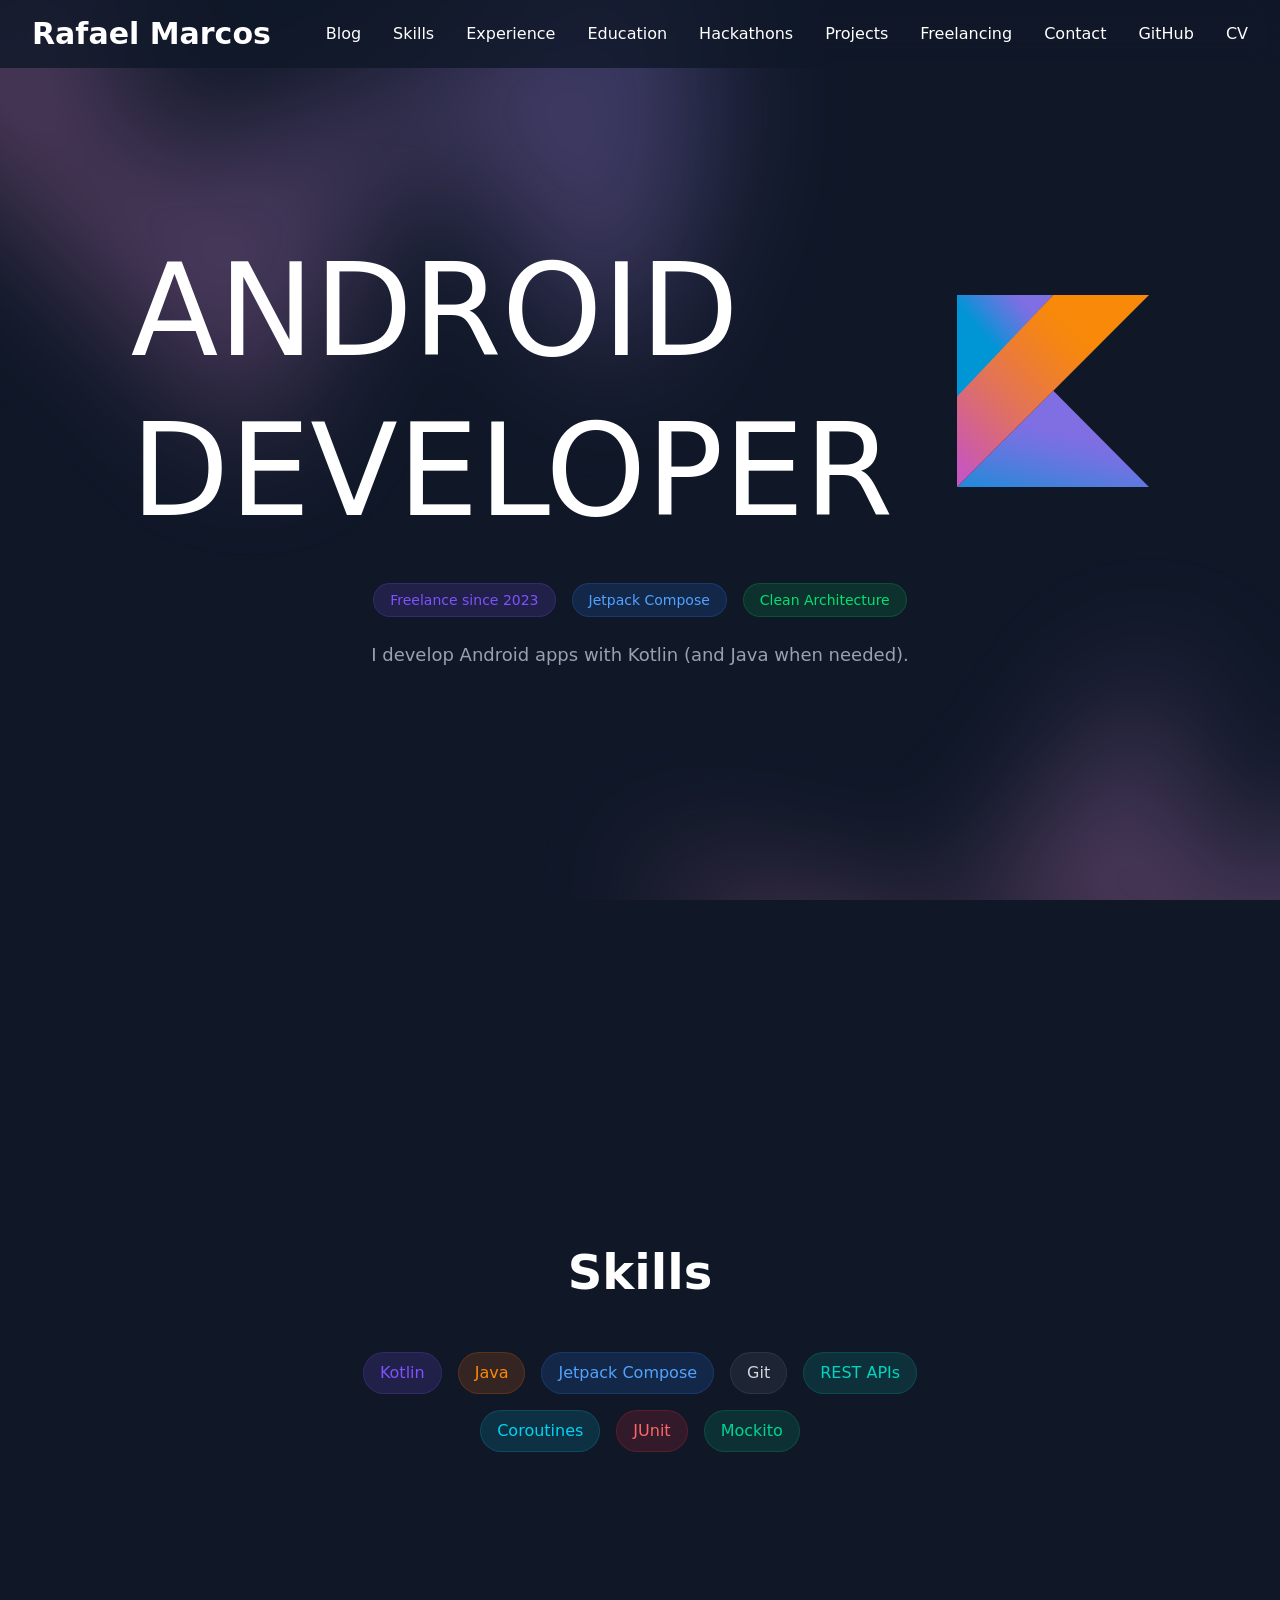
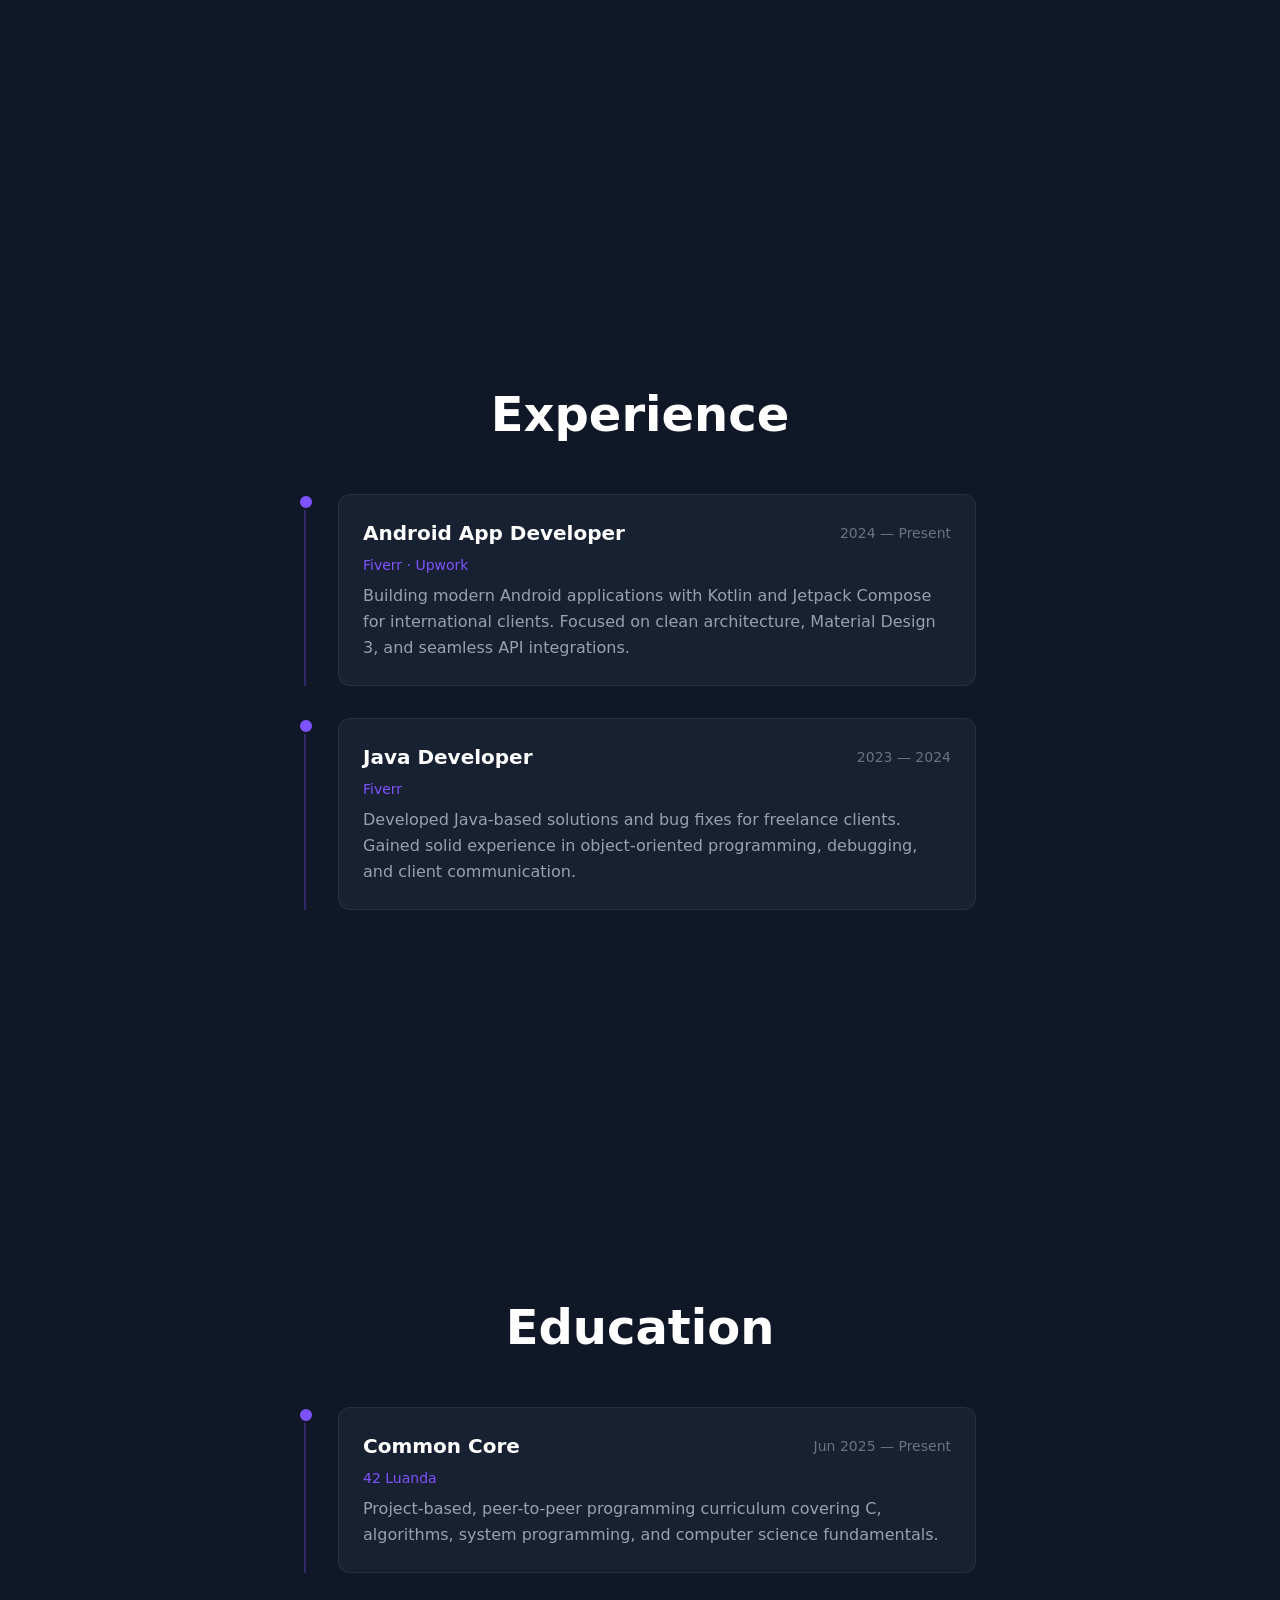
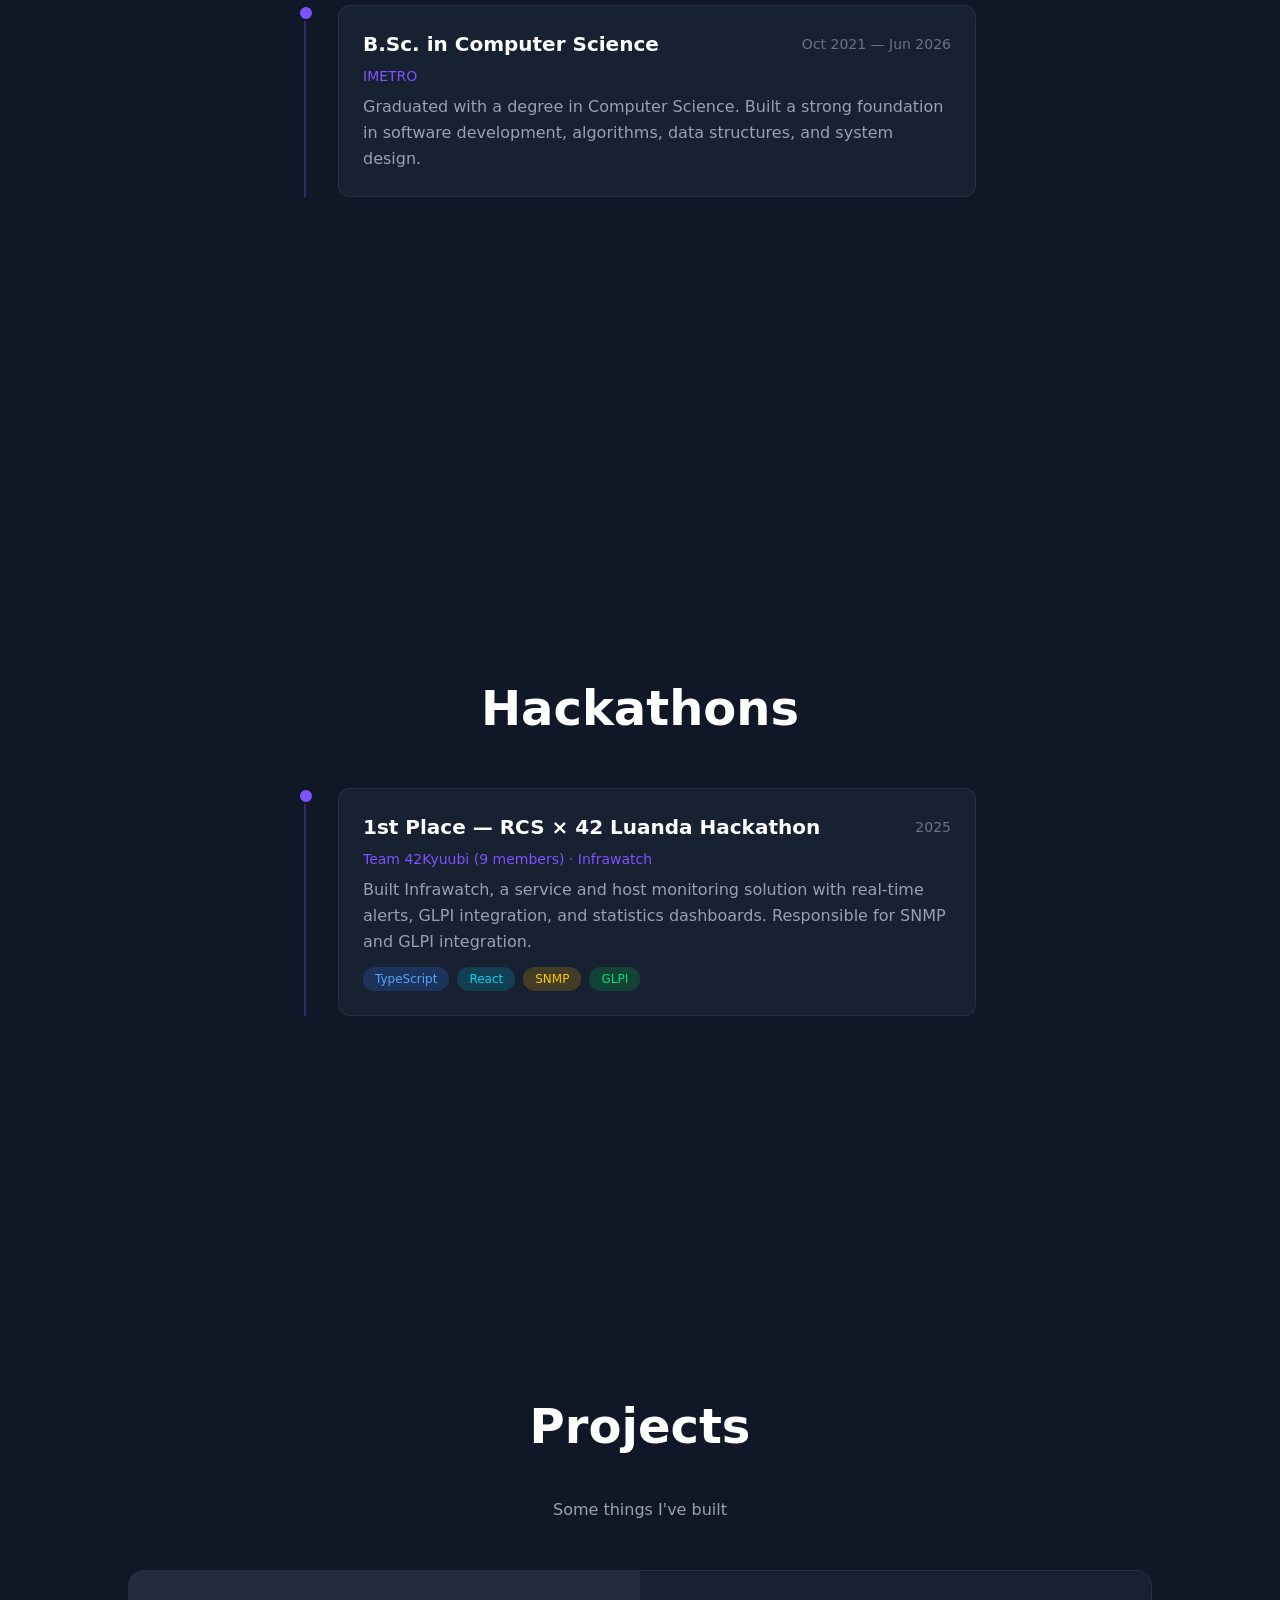
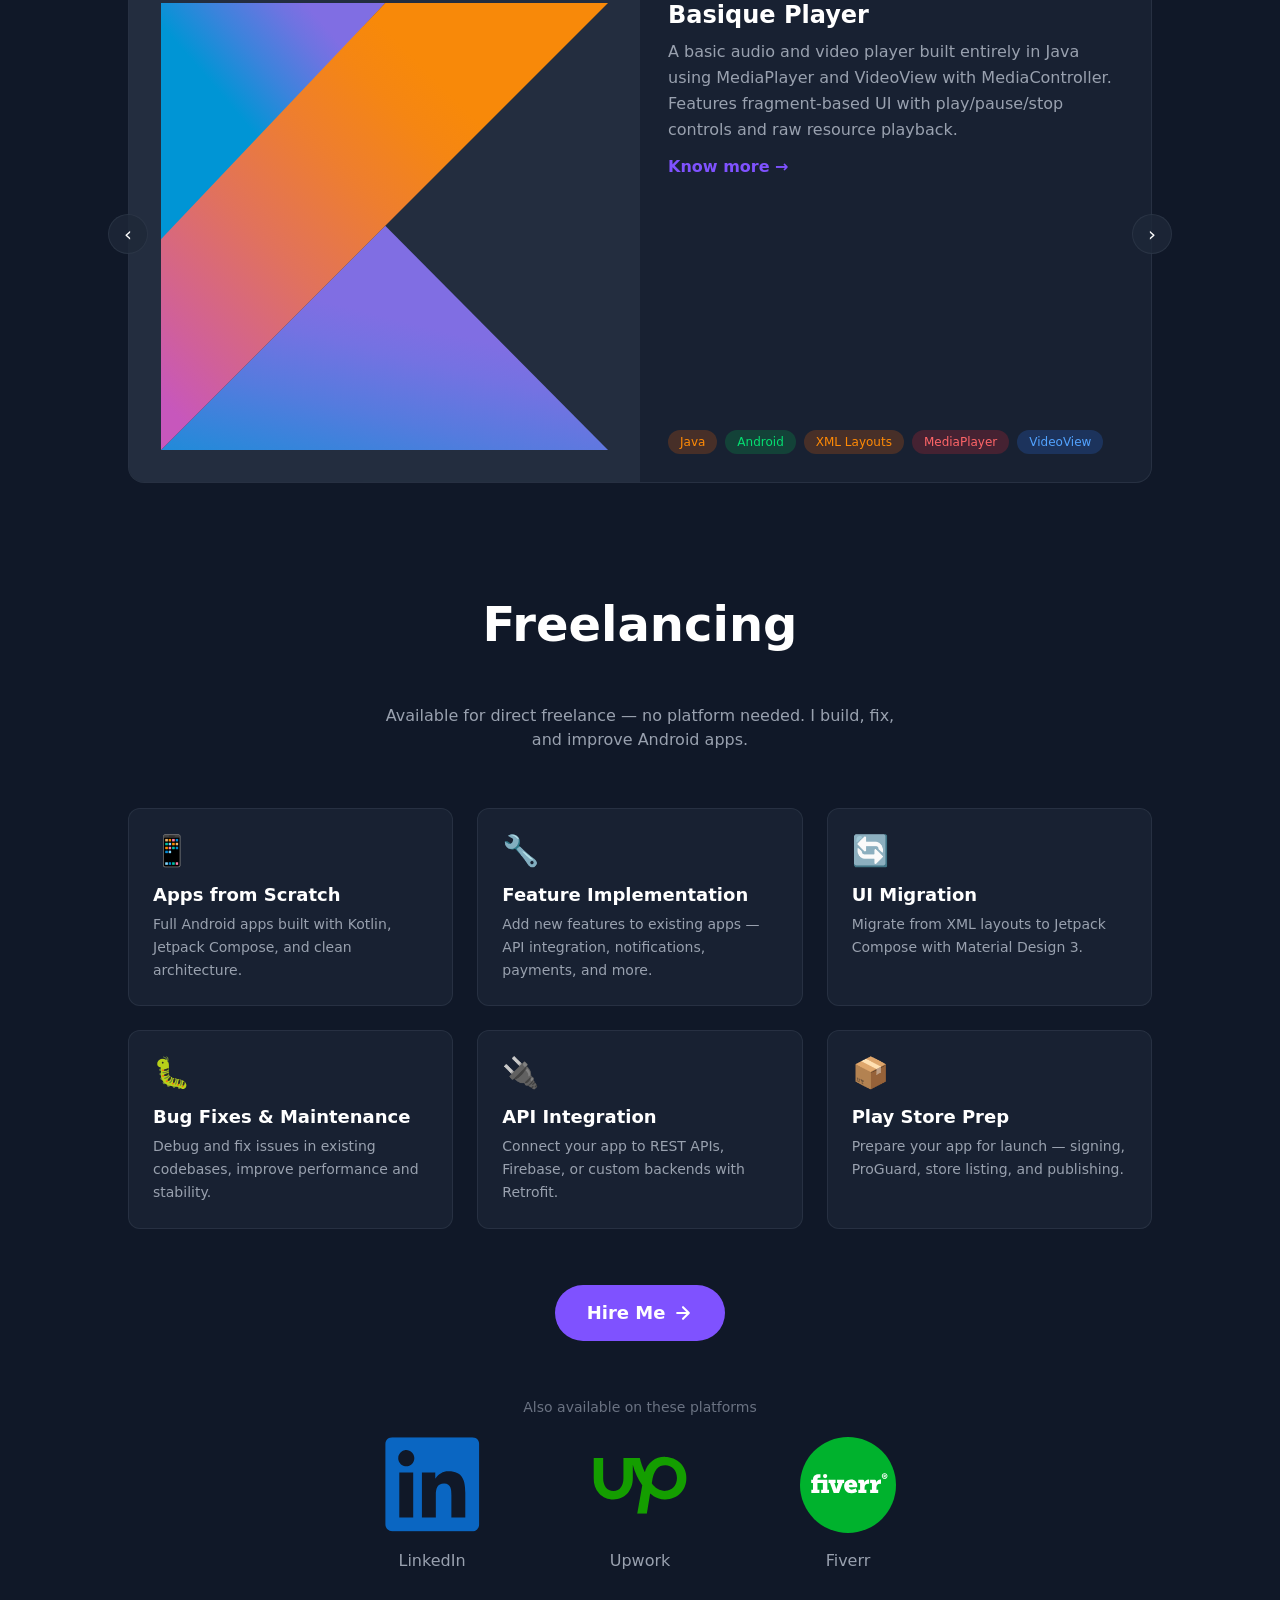
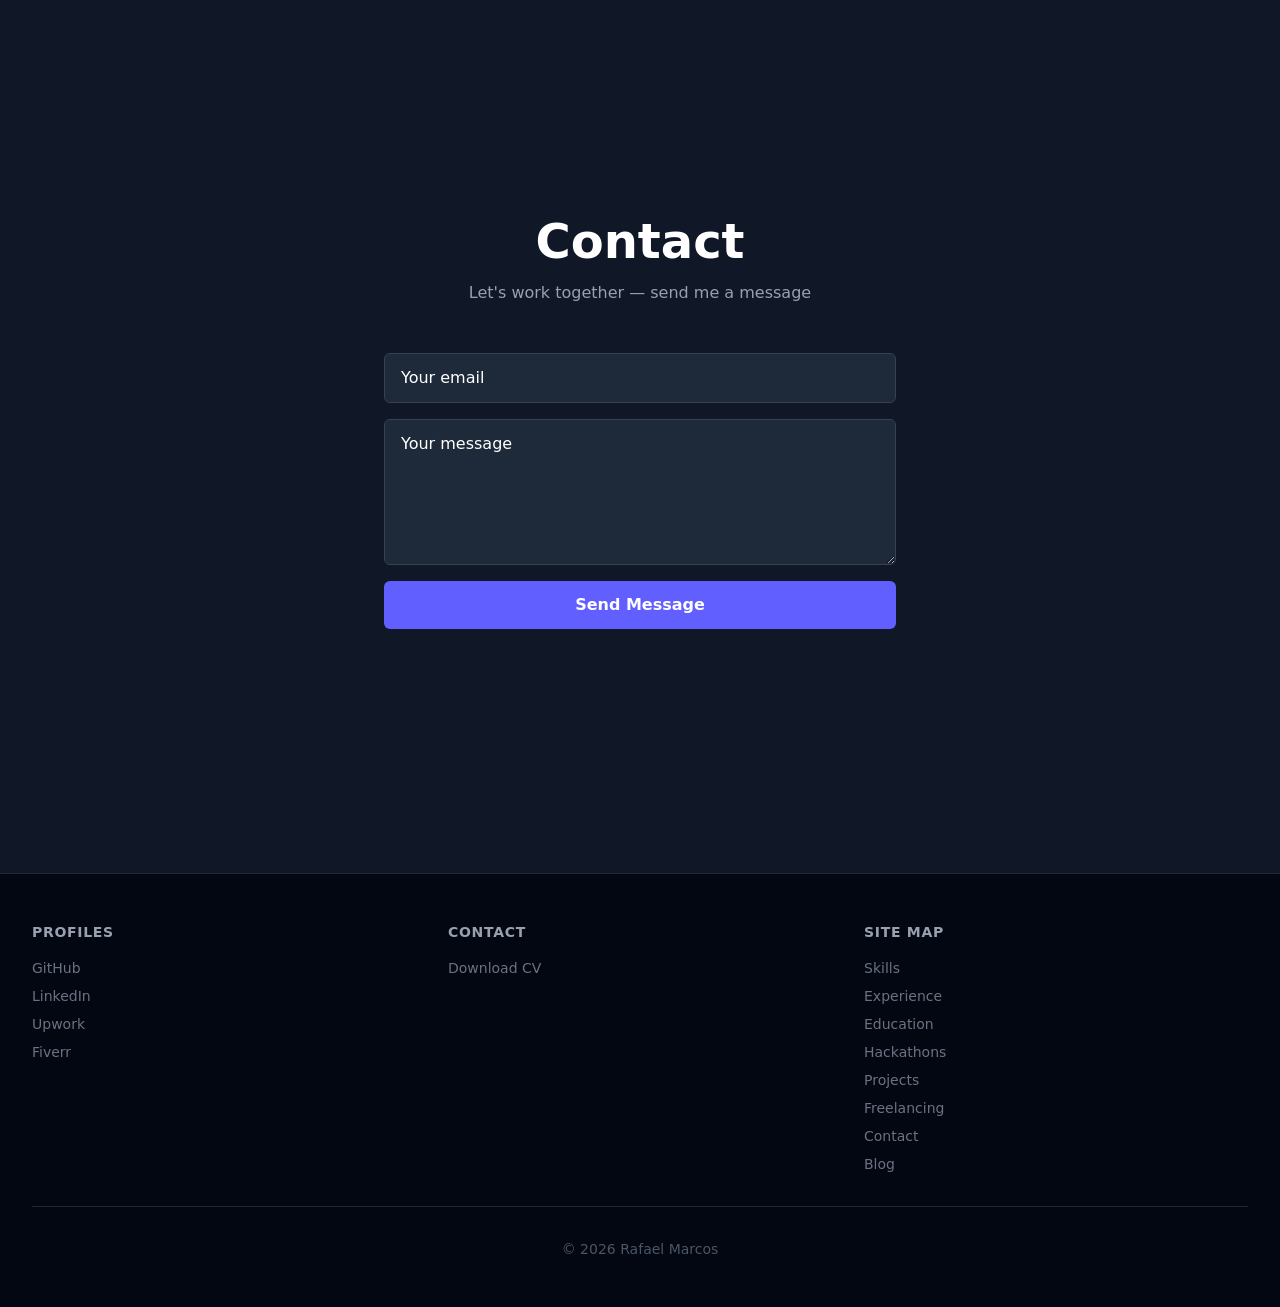
<file: index.html>
<!DOCTYPE html>
<html lang="en">
<head>
    <meta charset="UTF-8">
    <meta name="viewport" content="width=device-width, initial-scale=1.0">
    <title>Rafael Marcos — Android Developer | Kotlin &amp; Jetpack Compose Freelancer</title>
    <meta name="description" content="Android developer specializing in Kotlin and Jetpack Compose. Clean architecture, Material Design 3, REST APIs. Available for freelance — hire me for your next Android app.">
    <meta name="keywords" content="Android developer, Kotlin, Jetpack Compose, freelance Android developer, Angola, 42 Luanda, mobile app developer, Android freelancer, clean architecture, MVVM, REST API, Material Design 3">
    <meta name="author" content="Rafael Marcos">
    <meta name="robots" content="index, follow">
    <meta name="language" content="English">
    <meta name="geo.region" content="AO">
    <meta name="geo.country" content="AO">
    <link rel="canonical" href="https://tesla-j.github.io/">
    <meta property="og:title" content="Rafael Marcos — Android Developer">
    <meta property="og:description" content="Android developer specializing in Kotlin and Jetpack Compose. Clean architecture, modern UI, freelance available.">
    <meta property="og:type" content="website">
    <meta property="og:url" content="https://tesla-j.github.io">
    <meta property="og:site_name" content="Rafael Marcos Portfolio">
    <meta property="og:locale" content="en_US">
    <meta name="twitter:card" content="summary_large_image">
    <meta name="twitter:title" content="Rafael Marcos — Android Developer">
    <meta name="twitter:description" content="Android developer specializing in Kotlin and Jetpack Compose. Clean architecture, modern UI, freelance available.">
    <link rel="icon" href="data:image/svg+xml,<svg xmlns='http://www.w3.org/2000/svg' viewBox='0 0 100 100'><text y='.9em' font-size='90'>📱</text></svg>">
    <script type="application/ld+json">
    {
        "@context": "https://schema.org",
        "@type": "Person",
        "name": "Rafael Marcos",
        "jobTitle": "Android Developer",
        "url": "https://tesla-j.github.io",
        "sameAs": [
            "https://github.com/tesla-j",
            "https://www.linkedin.com/in/rafael-marcos-41359a21b",
            "https://www.upwork.com/freelancers/~01e3c18defcdbc0280",
            "https://www.fiverr.com/users/rafaelmarcos19"
        ],
        "knowsAbout": ["Android", "Kotlin", "Jetpack Compose", "Java", "REST APIs", "Git"],
        "alumniOf": ["42 Luanda", "IMETRO"],
        "workLocation": "Angola"
    }
    </script>
    <link type="text/css" rel="stylesheet" href="styles.css">
    <style>
        html { scroll-behavior: smooth; }
        .nav-link {
            position: relative;
            transition: color 0.3s ease, transform 0.3s ease;
        }
        .nav-link::after {
            content: '';
            position: absolute;
            bottom: -2px;
            left: 50%;
            width: 0;
            height: 2px;
            background: #7F52FF;
            transition: width 0.3s ease, left 0.3s ease;
            border-radius: 1px;
        }
        .nav-link:hover {
            color: #7F52FF;
            transform: translateY(-1px);
        }
        .nav-link:hover::after {
            width: 100%;
            left: 0;
        }
        .mobile-link {
            transition: all 0.3s ease;
        }
        .mobile-link:hover {
            background-color: rgba(127, 82, 255, 0.1);
            color: #7F52FF;
        }
        .scrollbar-hide {
            -ms-overflow-style: none;
            scrollbar-width: none;
        }
        .scrollbar-hide::-webkit-scrollbar {
            display: none;
        }
        .scroll-animate {
            opacity: 0;
            transform: translateY(1.5rem);
            transition: opacity 0.6s ease-out, transform 0.6s ease-out;
        }
        .scroll-animate.visible {
            opacity: 1;
            transform: translateY(0);
        }
    </style>
</head>
<body class="bg-gray-900 text-white">
    <header class="top-0 z-50 w-full fixed bg-gray-900/80 backdrop-blur-md">
        <nav class="flex items-center justify-between p-4 sm:px-6 lg:px-8 mx-auto max-w-7xl">
            <p class="text-xl sm:text-2xl lg:text-3xl font-bold whitespace-nowrap">Rafael Marcos</p>
            <ul class="hidden lg:flex items-center gap-6 xl:gap-8 text-sm xl:text-base">
                <li><a href="https://blog.rmarcos.dev" target="_blank" rel="noopener noreferrer" class="nav-link">Blog</a></li>
                <li><a href="#skills" class="nav-link">Skills</a></li>
                <li><a href="#experience" class="nav-link">Experience</a></li>
                <li><a href="#education" class="nav-link">Education</a></li>
                <li><a href="#hackathons" class="nav-link">Hackathons</a></li>
                <li><a href="#projects" class="nav-link">Projects</a></li>
                <li><a href="#freelas" class="nav-link">Freelancing</a></li>
                <li><a href="#contact" class="nav-link">Contact</a></li>
                <li><a href="https://github.com/tesla-j" target="_blank" rel="noopener noreferrer" class="nav-link">GitHub</a></li>
                <li><a href="docs/android_developer_kotlin_rafael_marcos_cv.pdf" target="_blank" rel="noopener noreferrer" class="nav-link">CV</a></li>
            </ul>
            <button id="menu-btn" class="lg:hidden p-2 text-gray-200 cursor-pointer" aria-label="Toggle menu">
                <svg viewBox="0 0 24 24" fill="none" stroke="currentColor" stroke-width="2" class="w-6 h-6">
                    <path d="M3.75 6.75h16.5M3.75 12h16.5m-16.5 5.25h16.5" stroke-linecap="round" stroke-linejoin="round"/>
                </svg>
            </button>
        </nav>
        <div id="mobile-menu" class="hidden lg:hidden px-4 sm:px-6 pb-4 mx-auto max-w-7xl">
            <ul class="flex flex-col gap-2 text-base border-t border-gray-700 pt-4">
                <li><a href="https://blog.rmarcos.dev" target="_blank" rel="noopener noreferrer" class="mobile-link block px-3 py-2 rounded-lg">Blog</a></li>
                <li><a href="#skills" class="mobile-link block px-3 py-2 rounded-lg">Skills</a></li>
                <li><a href="#experience" class="mobile-link block px-3 py-2 rounded-lg">Experience</a></li>
                <li><a href="#education" class="mobile-link block px-3 py-2 rounded-lg">Education</a></li>
                <li><a href="#hackathons" class="mobile-link block px-3 py-2 rounded-lg">Hackathons</a></li>
                <li><a href="#projects" class="mobile-link block px-3 py-2 rounded-lg">Projects</a></li>
                <li><a href="#freelas" class="mobile-link block px-3 py-2 rounded-lg">Freelancing</a></li>
                <li><a href="#contact" class="mobile-link block px-3 py-2 rounded-lg">Contact</a></li>
                <li><a href="https://github.com/tesla-j" target="_blank" rel="noopener noreferrer" class="mobile-link block px-3 py-2 rounded-lg">GitHub</a></li>
                <li><a href="docs/android_developer_kotlin_rafael_marcos_cv.pdf" target="_blank" rel="noopener noreferrer" class="mobile-link block px-3 py-2 rounded-lg">CV</a></li>
            </ul>
        </div>
    </header>
    <section class="relative flex flex-col items-center justify-center w-full min-h-screen overflow-hidden px-4 sm:px-8">
        <div aria-hidden="true" class="absolute inset-x-0 -top-40 -z-10 transform-gpu blur-3xl sm:-top-80">
            <div style="clip-path: polygon(74.1% 44.1%, 100% 61.6%, 97.5% 26.9%, 85.5% 0.1%, 80.7% 2%, 72.5% 32.5%, 60.2% 62.4%, 52.4% 68.1%, 47.5% 58.3%, 45.2% 34.5%, 27.5% 76.7%, 0.1% 64.9%, 17.9% 100%, 27.6% 76.8%, 76.1% 97.7%, 74.1% 44.1%)" class="relative left-[calc(50%-11rem)] aspect-[1155/678] w-[36.125rem] -translate-x-1/2 rotate-[30deg] bg-linear-to-tr from-[#ff80b5] to-[#9089fc] opacity-30 sm:left-[calc(50%-30rem)] sm:w-[72.1875rem]"></div>
        </div>
        <div aria-hidden="true" class="absolute inset-x-0 top-[calc(100%-13rem)] -z-10 transform-gpu blur-3xl sm:top-[calc(100%-30rem)]">
            <div style="clip-path: polygon(74.1% 44.1%, 100% 61.6%, 97.5% 26.9%, 85.5% 0.1%, 80.7% 2%, 72.5% 32.5%, 60.2% 62.4%, 52.4% 68.1%, 47.5% 58.3%, 45.2% 34.5%, 27.5% 76.7%, 0.1% 64.9%, 17.9% 100%, 27.6% 76.8%, 76.1% 97.7%, 74.1% 44.1%)" class="relative left-[calc(50%+3rem)] aspect-[1155/678] w-[36.125rem] -translate-x-1/2 bg-linear-to-tr from-[#ff80b5] to-[#9089fc] opacity-30 sm:left-[calc(50%+36rem)] sm:w-[72.1875rem]"></div>
        </div>
        <div class="flex flex-col items-center lg:flex-row lg:items-center gap-4 sm:gap-8 lg:gap-16 mx-auto max-w-7xl">
            <div class="text-5xl sm:text-7xl lg:text-8xl xl:text-9xl text-center lg:text-left leading-tight">
                <p>ANDROID</p>
                <p>DEVELOPER</p>
            </div>
            <img src="images/kotlin-seeklogo.svg" alt="kotlin logo" class="w-24 sm:w-32 lg:w-40 xl:w-48 h-auto">
        </div>
        <div class="flex flex-wrap justify-center gap-3 sm:gap-4 mt-6 sm:mt-8">
            <span class="px-4 py-1.5 text-xs sm:text-sm font-medium rounded-full bg-[#7F52FF]/15 text-[#7F52FF] border border-[#7F52FF]/20">Freelance since 2023</span>
            <span class="px-4 py-1.5 text-xs sm:text-sm font-medium rounded-full bg-blue-500/15 text-blue-400 border border-blue-500/20">Jetpack Compose</span>
            <span class="px-4 py-1.5 text-xs sm:text-sm font-medium rounded-full bg-green-500/15 text-green-400 border border-green-500/20">Clean Architecture</span>
        </div>
        <p class="text-gray-400 text-base sm:text-lg text-center mt-4 sm:mt-6 max-w-xl">
            I develop Android apps with Kotlin (and Java when needed).
        </p>
    </section>
    <section id="skills" class="min-h-screen flex flex-col items-center justify-center px-4 sm:px-8 gap-10 sm:gap-14">
        <h1 class="text-3xl sm:text-4xl lg:text-5xl font-bold scroll-animate">Skills</h1>
        <div class="flex flex-wrap justify-center gap-3 sm:gap-4 max-w-2xl scroll-animate" style="transition-delay: 0.1s">
            <span class="px-4 py-2 text-sm sm:text-base font-medium rounded-full bg-[#7F52FF]/15 text-[#7F52FF] border border-[#7F52FF]/20">Kotlin</span>
            <span class="px-4 py-2 text-sm sm:text-base font-medium rounded-full bg-orange-500/15 text-orange-400 border border-orange-500/20">Java</span>
            <span class="px-4 py-2 text-sm sm:text-base font-medium rounded-full bg-blue-500/15 text-blue-400 border border-blue-500/20">Jetpack Compose</span>
            <span class="px-4 py-2 text-sm sm:text-base font-medium rounded-full bg-gray-500/15 text-gray-300 border border-gray-500/20">Git</span>
            <span class="px-4 py-2 text-sm sm:text-base font-medium rounded-full bg-teal-500/15 text-teal-400 border border-teal-500/20">REST APIs</span>
            <span class="px-4 py-2 text-sm sm:text-base font-medium rounded-full bg-cyan-500/15 text-cyan-400 border border-cyan-500/20">Coroutines</span>
            <span class="px-4 py-2 text-sm sm:text-base font-medium rounded-full bg-red-500/15 text-red-400 border border-red-500/20">JUnit</span>
            <span class="px-4 py-2 text-sm sm:text-base font-medium rounded-full bg-emerald-500/15 text-emerald-400 border border-emerald-500/20">Mockito</span>
        </div>
    </section>
    <section id="experience" class="min-h-screen flex flex-col items-center justify-center px-4 sm:px-8 gap-10 sm:gap-14">
        <h1 class="text-3xl sm:text-4xl lg:text-5xl font-bold scroll-animate">Experience</h1>
        <div class="flex flex-col gap-8 w-full max-w-2xl">
            <div class="relative pl-8 border-l-2 border-[#7F52FF]/30 scroll-animate" style="transition-delay: 0.1s">
                <div class="absolute left-0 top-0 -translate-x-1/2 w-4 h-4 rounded-full bg-[#7F52FF] border-2 border-gray-900"></div>
                <div class="bg-gray-800/60 rounded-xl p-5 sm:p-6 border border-gray-700/50">
                    <div class="flex flex-col sm:flex-row sm:items-center justify-between gap-1 mb-2">
                        <h2 class="text-lg sm:text-xl font-bold">Android App Developer</h2>
                        <span class="text-xs sm:text-sm text-gray-500">2024 — Present</span>
                    </div>
                    <p class="text-xs sm:text-sm text-[#7F52FF] font-medium mb-2">Fiverr · Upwork</p>
                    <p class="text-gray-400 text-sm sm:text-base leading-relaxed">
                        Building modern Android applications with Kotlin and Jetpack Compose for international clients.
                        Focused on clean architecture, Material Design 3, and seamless API integrations.
                    </p>
                </div>
            </div>
            <div class="relative pl-8 border-l-2 border-[#7F52FF]/30 scroll-animate" style="transition-delay: 0.2s">
                <div class="absolute left-0 top-0 -translate-x-1/2 w-4 h-4 rounded-full bg-[#7F52FF] border-2 border-gray-900"></div>
                <div class="bg-gray-800/60 rounded-xl p-5 sm:p-6 border border-gray-700/50">
                    <div class="flex flex-col sm:flex-row sm:items-center justify-between gap-1 mb-2">
                        <h2 class="text-lg sm:text-xl font-bold">Java Developer</h2>
                        <span class="text-xs sm:text-sm text-gray-500">2023 — 2024</span>
                    </div>
                    <p class="text-xs sm:text-sm text-[#7F52FF] font-medium mb-2">Fiverr</p>
                    <p class="text-gray-400 text-sm sm:text-base leading-relaxed">
                        Developed Java-based solutions and bug fixes for freelance clients. Gained solid
                        experience in object-oriented programming, debugging, and client communication.
                    </p>
                </div>
            </div>
        </div>
    </section>
    <section id="education" class="min-h-screen flex flex-col items-center justify-center px-4 sm:px-8 gap-10 sm:gap-14">
        <h1 class="text-3xl sm:text-4xl lg:text-5xl font-bold scroll-animate">Education</h1>
        <div class="flex flex-col gap-8 w-full max-w-2xl">
            <div class="relative pl-8 border-l-2 border-[#7F52FF]/30 scroll-animate" style="transition-delay: 0.1s">
                <div class="absolute left-0 top-0 -translate-x-1/2 w-4 h-4 rounded-full bg-[#7F52FF] border-2 border-gray-900"></div>
                <div class="bg-gray-800/60 rounded-xl p-5 sm:p-6 border border-gray-700/50">
                    <div class="flex flex-col sm:flex-row sm:items-center justify-between gap-1 mb-2">
                        <h2 class="text-lg sm:text-xl font-bold">Common Core</h2>
                        <span class="text-xs sm:text-sm text-gray-500">Jun 2025 — Present</span>
                    </div>
                    <p class="text-xs sm:text-sm text-[#7F52FF] font-medium mb-2">42 Luanda</p>
                    <p class="text-gray-400 text-sm sm:text-base leading-relaxed">
                        Project-based, peer-to-peer programming curriculum covering C, algorithms,
                        system programming, and computer science fundamentals.
                    </p>
                </div>
            </div>
            <div class="relative pl-8 border-l-2 border-[#7F52FF]/30 scroll-animate" style="transition-delay: 0.2s">
                <div class="absolute left-0 top-0 -translate-x-1/2 w-4 h-4 rounded-full bg-[#7F52FF] border-2 border-gray-900"></div>
                <div class="bg-gray-800/60 rounded-xl p-5 sm:p-6 border border-gray-700/50">
                    <div class="flex flex-col sm:flex-row sm:items-center justify-between gap-1 mb-2">
                        <h2 class="text-lg sm:text-xl font-bold">B.Sc. in Computer Science</h2>
                        <span class="text-xs sm:text-sm text-gray-500">Oct 2021 — Jun 2026</span>
                    </div>
                    <p class="text-xs sm:text-sm text-[#7F52FF] font-medium mb-2">IMETRO</p>
                    <p class="text-gray-400 text-sm sm:text-base leading-relaxed">
                        Graduated with a degree in Computer Science. Built a strong foundation in
                        software development, algorithms, data structures, and system design.
                    </p>
                </div>
            </div>
        </div>
    </section>
    <section id="hackathons" class="min-h-screen flex flex-col items-center justify-center px-4 sm:px-8 gap-10 sm:gap-14">
        <h1 class="text-3xl sm:text-4xl lg:text-5xl font-bold scroll-animate">Hackathons</h1>
        <div class="flex flex-col gap-8 w-full max-w-2xl">
            <div class="relative pl-8 border-l-2 border-[#7F52FF]/30 scroll-animate" style="transition-delay: 0.1s">
                <div class="absolute left-0 top-0 -translate-x-1/2 w-4 h-4 rounded-full bg-[#7F52FF] border-2 border-gray-900"></div>
                <div class="bg-gray-800/60 rounded-xl p-5 sm:p-6 border border-gray-700/50">
                    <div class="flex flex-col sm:flex-row sm:items-center justify-between gap-1 mb-2">
                        <h2 class="text-lg sm:text-xl font-bold">1st Place — RCS × 42 Luanda Hackathon</h2>
                        <span class="text-xs sm:text-sm text-gray-500">2025</span>
                    </div>
                    <p class="text-xs sm:text-sm text-[#7F52FF] font-medium mb-2">Team 42Kyuubi (9 members) · Infrawatch</p>
                    <p class="text-gray-400 text-sm sm:text-base leading-relaxed mb-3">
                        Built Infrawatch, a service and host monitoring solution with real-time
                        alerts, GLPI integration, and statistics dashboards. Responsible for
                        SNMP and GLPI integration.
                    </p>
                    <div class="flex flex-wrap gap-2">
                        <span class="px-3 py-1 text-xs font-medium rounded-full bg-blue-500/20 text-blue-400">TypeScript</span>
                        <span class="px-3 py-1 text-xs font-medium rounded-full bg-cyan-500/20 text-cyan-400">React</span>
                        <span class="px-3 py-1 text-xs font-medium rounded-full bg-yellow-500/20 text-yellow-400">SNMP</span>
                        <span class="px-3 py-1 text-xs font-medium rounded-full bg-green-500/20 text-green-400">GLPI</span>
                    </div>
                </div>
            </div>
        </div>
    </section>
    <section id="projects" class="min-h-screen flex flex-col items-center justify-center px-4 sm:px-8 gap-8 sm:gap-12">
        <h1 class="text-3xl sm:text-4xl lg:text-5xl font-bold scroll-animate">Projects</h1>
        <p class="text-gray-400 text-center max-w-md scroll-animate" style="transition-delay: 0.1s">Some things I've built</p>
        <div class="relative w-full max-w-5xl scroll-animate" style="transition-delay: 0.2s">
            <div id="projects-track" class="flex overflow-x-auto snap-x snap-mandatory gap-6 pb-4 scrollbar-hide scroll-smooth">
                <!-- Project Card - Add more by copying this block -->
                <!-- /Project Card -->
                <div class="flex-shrink-0 w-full snap-center">
                    <div class="flex flex-col md:flex-row bg-gray-800/60 rounded-2xl overflow-hidden border border-gray-700/50 min-h-[26rem] md:min-h-[22rem]">
                        <div class="md:w-1/2 h-64 md:h-full bg-gray-700/40">
                            <img src="images/kotlin-seeklogo.svg" alt="Basique Player" class="w-full h-full object-contain p-6 sm:p-8">
                        </div>
                        <div class="md:w-1/2 p-5 sm:p-7 flex flex-col justify-between gap-4">
                            <div>
                                <h2 class="text-xl sm:text-2xl font-bold mb-2">Basique Player</h2>
                                <p class="text-gray-400 text-sm sm:text-base leading-relaxed mb-3">
                                    A basic audio and video player built entirely in Java using
                                    MediaPlayer and VideoView with MediaController. Features
                                    fragment-based UI with play/pause/stop controls and raw
                                    resource playback.
                                </p>
                                <a href="https://github.com/Tesla-J/Basique-Player" target="_blank" rel="noopener noreferrer"
                                   class="text-[#7F52FF] font-semibold text-sm sm:text-base hover:underline">
                                    Know more →
                                </a>
                            </div>
                            <div class="flex flex-wrap gap-2">
                                <span class="px-3 py-1 text-xs font-medium rounded-full bg-orange-500/20 text-orange-400">Java</span>
                                <span class="px-3 py-1 text-xs font-medium rounded-full bg-green-500/20 text-green-400">Android</span>
                                <span class="px-3 py-1 text-xs font-medium rounded-full bg-orange-500/20 text-orange-400">XML Layouts</span>
                                <span class="px-3 py-1 text-xs font-medium rounded-full bg-red-500/20 text-red-400">MediaPlayer</span>
                                <span class="px-3 py-1 text-xs font-medium rounded-full bg-blue-500/20 text-blue-400">VideoView</span>
                            </div>
                        </div>
                    </div>
                </div>
                <div class="flex-shrink-0 w-full snap-center">
                    <div class="flex flex-col md:flex-row bg-gray-800/60 rounded-2xl overflow-hidden border border-gray-700/50 min-h-[26rem] md:min-h-[22rem]">
                        <div class="md:w-1/2 h-64 md:h-full bg-gray-700/40">
                            <img src="images/kotlin-seeklogo.svg" alt="Anime Frame Finder" class="w-full h-full object-contain p-6 sm:p-8">
                        </div>
                        <div class="md:w-1/2 p-5 sm:p-7 flex flex-col justify-between gap-4">
                            <div>
                                <h2 class="text-xl sm:text-2xl font-bold mb-2">Anime Frame Finder</h2>
                                <p class="text-gray-400 text-sm sm:text-base leading-relaxed mb-3">
                                    Android app that identifies anime scenes from images using the
                                    trace.moe API. Built with Java and Kotlin, featuring gallery
                                    access via Content Providers, Strategy pattern for network
                                    state handling, and a bound service for async searches.
                                </p>
                                <a href="https://github.com/Tesla-J/anime-frame-finder" target="_blank" rel="noopener noreferrer"
                                   class="text-[#7F52FF] font-semibold text-sm sm:text-base hover:underline">
                                    Know more →
                                </a>
                            </div>
                            <div class="flex flex-wrap gap-2">
                                <span class="px-3 py-1 text-xs font-medium rounded-full bg-orange-500/20 text-orange-400">Java</span>
                                <span class="px-3 py-1 text-xs font-medium rounded-full bg-[#7F52FF]/20 text-[#7F52FF]">Kotlin</span>
                                <span class="px-3 py-1 text-xs font-medium rounded-full bg-teal-500/20 text-teal-400">REST API</span>
                                <span class="px-3 py-1 text-xs font-medium rounded-full bg-blue-500/20 text-blue-400">Content Provider</span>
                                <span class="px-3 py-1 text-xs font-medium rounded-full bg-cyan-500/20 text-cyan-400">Coroutines</span>
                                <span class="px-3 py-1 text-xs font-medium rounded-full bg-green-500/20 text-green-400">Strategy Pattern</span>
                            </div>
                        </div>
                    </div>
                </div>
                <div class="flex-shrink-0 w-full snap-center">
                    <div class="flex flex-col md:flex-row bg-gray-800/60 rounded-2xl overflow-hidden border border-gray-700/50 min-h-[26rem] md:min-h-[22rem]">
                        <div class="md:w-1/2 h-64 md:h-full bg-gray-700/40">
                            <img src="images/kotlin-seeklogo.svg" alt="Currency Xchange" class="w-full h-full object-contain p-6 sm:p-8">
                        </div>
                        <div class="md:w-1/2 p-5 sm:p-7 flex flex-col justify-between gap-4">
                            <div>
                                <h2 class="text-xl sm:text-2xl font-bold mb-2">Currency Xchange</h2>
                                <p class="text-gray-400 text-sm sm:text-base leading-relaxed mb-3">
                                    Android currency converter using Retrofit for REST API integration.
                                    Built with Jetpack Compose and Material Design 3, featuring
                                    real-time exchange rates and AdMob integration.
                                </p>
                                <a href="https://github.com/Tesla-J/currency-xchange" target="_blank" rel="noopener noreferrer"
                                   class="text-[#7F52FF] font-semibold text-sm sm:text-base hover:underline">
                                    Know more →
                                </a>
                            </div>
                            <div class="flex flex-wrap gap-2">
                                <span class="px-3 py-1 text-xs font-medium rounded-full bg-[#7F52FF]/20 text-[#7F52FF]">Kotlin</span>
                                <span class="px-3 py-1 text-xs font-medium rounded-full bg-blue-500/20 text-blue-400">Jetpack Compose</span>
                                <span class="px-3 py-1 text-xs font-medium rounded-full bg-teal-500/20 text-teal-400">Retrofit</span>
                                <span class="px-3 py-1 text-xs font-medium rounded-full bg-green-500/20 text-green-400">REST API</span>
                                <span class="px-3 py-1 text-xs font-medium rounded-full bg-orange-500/20 text-orange-400">Material Design</span>
                                <span class="px-3 py-1 text-xs font-medium rounded-full bg-cyan-500/20 text-cyan-400">AdMob</span>
                            </div>
                        </div>
                    </div>
                </div>

            </div>

            <button id="prev-project"
                    class="absolute left-0 top-1/2 -translate-y-1/2 -translate-x-3 md:-translate-x-5 w-10 h-10 rounded-full bg-gray-800/80 border border-gray-700/50 flex items-center justify-center text-white text-xl hover:bg-gray-700 transition-colors cursor-pointer">
                ‹
            </button>
            <button id="next-project"
                    class="absolute right-0 top-1/2 -translate-y-1/2 translate-x-3 md:translate-x-5 w-10 h-10 rounded-full bg-gray-800/80 border border-gray-700/50 flex items-center justify-center text-white text-xl hover:bg-gray-700 transition-colors cursor-pointer">
                ›
            </button>
        </div>
    </section>
    <section id="freelas" class="min-h-screen flex flex-col items-center justify-center px-4 sm:px-8 gap-10 sm:gap-14">
        <h1 class="text-3xl sm:text-4xl lg:text-5xl font-bold scroll-animate">Freelancing</h1>
        <p class="text-gray-400 text-center max-w-lg scroll-animate" style="transition-delay: 0.1s">
            Available for direct freelance &mdash; no platform needed. I build, fix, and improve Android apps.
        </p>

        <div class="grid grid-cols-1 sm:grid-cols-2 lg:grid-cols-3 gap-4 sm:gap-6 w-full max-w-5xl scroll-animate" style="transition-delay: 0.15s">
            <div class="bg-gray-800/60 rounded-xl p-5 sm:p-6 border border-gray-700/50">
                <div class="text-3xl mb-3">📱</div>
                <h3 class="text-base sm:text-lg font-bold mb-1">Apps from Scratch</h3>
                <p class="text-gray-400 text-sm leading-relaxed">Full Android apps built with Kotlin, Jetpack Compose, and clean architecture.</p>
            </div>
            <div class="bg-gray-800/60 rounded-xl p-5 sm:p-6 border border-gray-700/50">
                <div class="text-3xl mb-3">🔧</div>
                <h3 class="text-base sm:text-lg font-bold mb-1">Feature Implementation</h3>
                <p class="text-gray-400 text-sm leading-relaxed">Add new features to existing apps &mdash; API integration, notifications, payments, and more.</p>
            </div>
            <div class="bg-gray-800/60 rounded-xl p-5 sm:p-6 border border-gray-700/50">
                <div class="text-3xl mb-3">🔄</div>
                <h3 class="text-base sm:text-lg font-bold mb-1">UI Migration</h3>
                <p class="text-gray-400 text-sm leading-relaxed">Migrate from XML layouts to Jetpack Compose with Material Design 3.</p>
            </div>
            <div class="bg-gray-800/60 rounded-xl p-5 sm:p-6 border border-gray-700/50">
                <div class="text-3xl mb-3">🐛</div>
                <h3 class="text-base sm:text-lg font-bold mb-1">Bug Fixes &amp; Maintenance</h3>
                <p class="text-gray-400 text-sm leading-relaxed">Debug and fix issues in existing codebases, improve performance and stability.</p>
            </div>
            <div class="bg-gray-800/60 rounded-xl p-5 sm:p-6 border border-gray-700/50">
                <div class="text-3xl mb-3">🔌</div>
                <h3 class="text-base sm:text-lg font-bold mb-1">API Integration</h3>
                <p class="text-gray-400 text-sm leading-relaxed">Connect your app to REST APIs, Firebase, or custom backends with Retrofit.</p>
            </div>
            <div class="bg-gray-800/60 rounded-xl p-5 sm:p-6 border border-gray-700/50">
                <div class="text-3xl mb-3">📦</div>
                <h3 class="text-base sm:text-lg font-bold mb-1">Play Store Prep</h3>
                <p class="text-gray-400 text-sm leading-relaxed">Prepare your app for launch &mdash; signing, ProGuard, store listing, and publishing.</p>
            </div>
        </div>

        <a href="#contact"
           class="inline-flex items-center gap-2 bg-[#7F52FF] hover:bg-[#6b41e0] text-white font-semibold px-8 py-3.5 rounded-full transition-colors text-base sm:text-lg scroll-animate" style="transition-delay: 0.2s">
            Hire Me
            <svg viewBox="0 0 24 24" fill="none" stroke="currentColor" stroke-width="2.5" class="w-5 h-5">
                <path d="M5 12h14M12 5l7 7-7 7" stroke-linecap="round" stroke-linejoin="round"/>
            </svg>
        </a>

        <div class="w-full max-w-2xl scroll-animate" style="transition-delay: 0.25s">
            <p class="text-gray-500 text-sm text-center mb-5">Also available on these platforms</p>
            <div class="flex flex-wrap items-start justify-center gap-10 sm:gap-14 lg:gap-20">
                <a href="https://www.linkedin.com/in/rafael-marcos-41359a21b" target="_blank" rel="noopener noreferrer"
                   class="flex flex-col items-center gap-4 group w-24 sm:w-28 lg:w-32">
                    <div class="w-16 h-16 sm:w-20 sm:h-20 lg:w-24 lg:h-24 flex items-center justify-center transition-transform duration-300 group-hover:scale-110">
                        <img src="images/linkedin.svg" alt="LinkedIn" class="w-full h-full object-contain">
                    </div>
                    <span class="text-sm sm:text-base text-gray-400 transition-colors duration-300 group-hover:text-white text-center">LinkedIn</span>
                </a>
                <a href="https://www.upwork.com/freelancers/~01e3c18defcdbc0280" target="_blank" rel="noopener noreferrer"
                   class="flex flex-col items-center gap-4 group w-24 sm:w-28 lg:w-32">
                    <div class="w-16 h-16 sm:w-20 sm:h-20 lg:w-24 lg:h-24 flex items-center justify-center transition-transform duration-300 group-hover:scale-110">
                        <img src="images/upwork.svg" alt="Upwork" class="w-full h-full object-contain">
                    </div>
                    <span class="text-sm sm:text-base text-gray-400 transition-colors duration-300 group-hover:text-white text-center">Upwork</span>
                </a>
                <a href="https://www.fiverr.com/users/rafaelmarcos19" target="_blank" rel="noopener noreferrer"
                   class="flex flex-col items-center gap-4 group w-24 sm:w-28 lg:w-32">
                    <div class="w-16 h-16 sm:w-20 sm:h-20 lg:w-24 lg:h-24 flex items-center justify-center transition-transform duration-300 group-hover:scale-110">
                        <img src="images/fiverr.svg" alt="Fiverr" class="w-full h-full object-contain">
                    </div>
                    <span class="text-sm sm:text-base text-gray-400 transition-colors duration-300 group-hover:text-white text-center">Fiverr</span>
                </a>
            </div>
        </div>
    </section>
    <section id="contact" class="min-h-screen flex flex-col items-center justify-center px-4 sm:px-8 gap-4">
        <h1 class="text-3xl sm:text-4xl lg:text-5xl font-bold scroll-animate">Contact</h1>
        <p class="text-gray-400 text-center max-w-md mb-4 sm:mb-8 scroll-animate" style="transition-delay: 0.1s">Let's work together — send me a message</p>
        <form action="https://formspree.io/f/mjgddond" method="POST" class="flex flex-col gap-4 w-full max-w-sm sm:max-w-md lg:max-w-lg scroll-animate" style="transition-delay: 0.2s">
            <input type="email" name="email" placeholder="Your email" required
                   class="bg-gray-800 rounded-md px-4 py-3 text-white border border-gray-700 focus:outline-none focus:ring-2 focus:ring-indigo-500 text-sm sm:text-base">
            <textarea name="message" placeholder="Your message" rows="5" required
                      class="bg-gray-800 rounded-md px-4 py-3 text-white border border-gray-700 focus:outline-none focus:ring-2 focus:ring-indigo-500 text-sm sm:text-base"></textarea>
            <button type="submit"
                    class="bg-indigo-500 hover:bg-indigo-400 rounded-md px-4 py-3 font-semibold transition cursor-pointer text-sm sm:text-base">
                Send Message
            </button>
        </form>
    </section>
    <footer class="bg-gray-950 border-t border-gray-800 py-10 sm:py-12 px-4 sm:px-8">
        <div class="mx-auto max-w-7xl grid grid-cols-2 md:grid-cols-3 gap-8 pb-8 border-b border-gray-800">
            <div>
                <h3 class="text-sm font-semibold text-gray-400 uppercase tracking-wider mb-4">Profiles</h3>
                <ul class="space-y-2 text-sm text-gray-500">
                    <li><a href="https://github.com/tesla-j" target="_blank" rel="noopener noreferrer" class="hover:text-white transition-colors">GitHub</a></li>
                    <li><a href="https://www.linkedin.com/in/rafael-marcos-41359a21b" target="_blank" rel="noopener noreferrer" class="hover:text-white transition-colors">LinkedIn</a></li>
                    <li><a href="https://www.upwork.com/freelancers/~01e3c18defcdbc0280" target="_blank" rel="noopener noreferrer" class="hover:text-white transition-colors">Upwork</a></li>
                    <li><a href="https://www.fiverr.com/users/rafaelmarcos19" target="_blank" rel="noopener noreferrer" class="hover:text-white transition-colors">Fiverr</a></li>
                </ul>
            </div>
            <div>
                <h3 class="text-sm font-semibold text-gray-400 uppercase tracking-wider mb-4">Contact</h3>
                <ul class="space-y-2 text-sm text-gray-500">
                    <li><a href="docs/android_developer_kotlin_rafael_marcos_cv.pdf" target="_blank" rel="noopener noreferrer" class="hover:text-white transition-colors">Download CV</a></li>
                    <!--<li><a href="mailto:rafael@rmarcos.dev" class="hover:text-white transition-colors">rafael@rmarcos.dev</a></li>-->
                </ul>
            </div>
            <div class="col-span-2 md:col-span-1">
                <h3 class="text-sm font-semibold text-gray-400 uppercase tracking-wider mb-4">Site Map</h3>
                <ul class="space-y-2 text-sm text-gray-500">
                    <li><a href="#skills" class="hover:text-white transition-colors">Skills</a></li>
                    <li><a href="#experience" class="hover:text-white transition-colors">Experience</a></li>
                    <li><a href="#education" class="hover:text-white transition-colors">Education</a></li>
                    <li><a href="#hackathons" class="hover:text-white transition-colors">Hackathons</a></li>
                    <li><a href="#projects" class="hover:text-white transition-colors">Projects</a></li>
                    <li><a href="#freelas" class="hover:text-white transition-colors">Freelancing</a></li>
                    <li><a href="#contact" class="hover:text-white transition-colors">Contact</a></li>
                    <li><a href="https://blog.rmarcos.dev" target="_blank" rel="noopener noreferrer" class="hover:text-white transition-colors">Blog</a></li>
                </ul>
            </div>
        </div>
        <p class="text-sm text-gray-600 text-center pt-8">© 2026 Rafael Marcos</p>
    </footer>
<script>
const btn = document.getElementById('menu-btn');
const menu = document.getElementById('mobile-menu');
btn.addEventListener('click', () => {
    menu.classList.toggle('hidden');
    btn.innerHTML = menu.classList.contains('hidden')
        ? '<svg viewBox="0 0 24 24" fill="none" stroke="currentColor" stroke-width="2" class="w-6 h-6"><path d="M3.75 6.75h16.5M3.75 12h16.5m-16.5 5.25h16.5" stroke-linecap="round" stroke-linejoin="round"/></svg>'
        : '<svg viewBox="0 0 24 24" fill="none" stroke="currentColor" stroke-width="2" class="w-6 h-6"><path d="M6 18 18 6M6 6l12 12" stroke-linecap="round" stroke-linejoin="round"/></svg>';
});
menu.querySelectorAll('a').forEach(a => a.addEventListener('click', () => {
    menu.classList.add('hidden');
    btn.innerHTML = '<svg viewBox="0 0 24 24" fill="none" stroke="currentColor" stroke-width="2" class="w-6 h-6"><path d="M3.75 6.75h16.5M3.75 12h16.5m-16.5 5.25h16.5" stroke-linecap="round" stroke-linejoin="round"/></svg>';
}));

const track = document.getElementById('projects-track');
const prevBtn = document.getElementById('prev-project');
const nextBtn = document.getElementById('next-project');

prevBtn.addEventListener('click', () => {
    track.scrollBy({ left: -track.clientWidth, behavior: 'smooth' });
});
nextBtn.addEventListener('click', () => {
    track.scrollBy({ left: track.clientWidth, behavior: 'smooth' });
});

const scrollObserver = new IntersectionObserver((entries) => {
    entries.forEach(entry => {
        if (entry.isIntersecting) {
            entry.target.classList.add('visible');
            scrollObserver.unobserve(entry.target);
        }
    });
}, { threshold: 0.15 });

document.querySelectorAll('.scroll-animate').forEach(el => scrollObserver.observe(el));
</script>
</body>
</html>
</file>
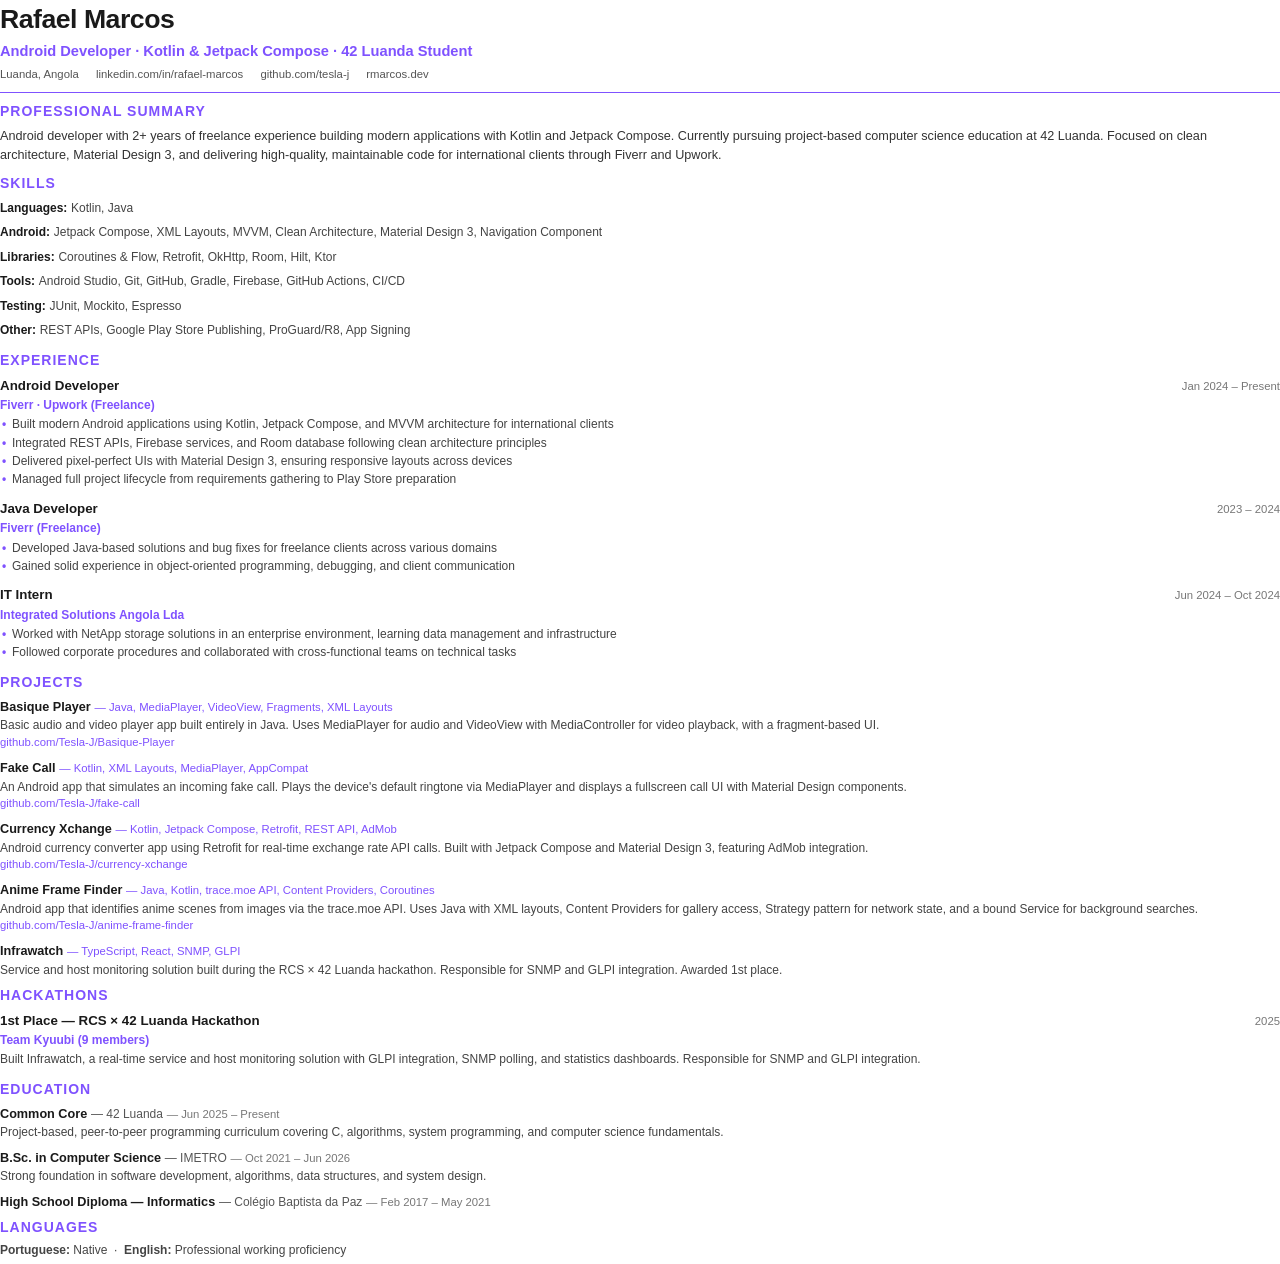
<file: docs/cv.html>
<!DOCTYPE html>
<html lang="en">
<head>
<meta charset="UTF-8">
<title>Rafael Marcos — CV</title>
<style>
@page {
    size: A4;
    margin: 1.8cm 2cm 1.8cm 2cm;
}
* { margin: 0; padding: 0; box-sizing: border-box; }
body {
    font-family: 'Helvetica Neue', Arial, sans-serif;
    font-size: 10pt;
    line-height: 1.45;
    color: #1a1a1a;
}
h1 {
    font-size: 20pt;
    font-weight: 700;
    letter-spacing: -0.5px;
    color: #1a1a1a;
}
.title {
    font-size: 11pt;
    color: #7F52FF;
    font-weight: 600;
    margin-top: 2px;
}
.contact {
    font-size: 8.5pt;
    color: #555;
    margin-top: 4px;
}
.contact span, .contact a {
    margin-right: 14px;
    white-space: nowrap;
}
.contact a {
    color: #555;
    text-decoration: none;
}

hr.divider {
    border: none;
    border-top: 1.5px solid #7F52FF;
    margin: 10px 0 8px 0;
}
.section-title {
    font-size: 10.5pt;
    font-weight: 700;
    color: #7F52FF;
    text-transform: uppercase;
    letter-spacing: 1px;
    margin-bottom: 5px;
}
.summary {
    font-size: 9.5pt;
    color: #333;
    line-height: 1.5;
    margin-bottom: 8px;
}
.skills-grid {
    display: flex;
    flex-wrap: wrap;
    gap: 2px 0;
    margin-bottom: 8px;
}
.skills-group {
    width: 100%;
    margin-bottom: 3px;
}
.skills-group strong {
    font-size: 9pt;
    display: inline;
    color: #1a1a1a;
}
.skills-group span {
    font-size: 9pt;
    color: #444;
}
.exp-item {
    margin-bottom: 10px;
    page-break-inside: avoid;
}
.exp-header {
    display: flex;
    justify-content: space-between;
    align-items: baseline;
}
.exp-header h2 {
    font-size: 10pt;
    font-weight: 700;
    color: #1a1a1a;
}
.exp-header .company {
    font-size: 9pt;
    font-weight: 600;
    color: #7F52FF;
}
.exp-header .date {
    font-size: 8.5pt;
    color: #777;
    white-space: nowrap;
}
.exp-desc {
    font-size: 9pt;
    color: #444;
    margin-top: 2px;
    line-height: 1.45;
}
.exp-desc ul {
    list-style: none;
    padding: 0;
    margin: 2px 0 0 0;
}
.exp-desc li {
    position: relative;
    padding-left: 12px;
    margin-bottom: 1px;
}
.exp-desc li::before {
    content: "•";
    position: absolute;
    left: 2px;
    color: #7F52FF;
    font-weight: bold;
}
.project-item {
    margin-bottom: 7px;
    page-break-inside: avoid;
}
.project-item h3 {
    font-size: 9.5pt;
    font-weight: 700;
    color: #1a1a1a;
    display: inline;
}
.project-item .tech {
    font-size: 8.5pt;
    color: #7F52FF;
    font-weight: 500;
}
.project-item p {
    font-size: 9pt;
    color: #444;
    margin-top: 1px;
    line-height: 1.4;
}
.edu-item {
    margin-bottom: 6px;
    page-break-inside: avoid;
}
.edu-item h3 {
    font-size: 9.5pt;
    font-weight: 700;
    color: #1a1a1a;
    display: inline;
}
.edu-item .school {
    font-size: 9pt;
    color: #555;
}
.edu-item .date {
    font-size: 8.5pt;
    color: #777;
}
.two-col {
    display: flex;
    gap: 20px;
}
.two-col > div { flex: 1; }
</style>
</head>
<body>

<h1>Rafael Marcos</h1>
<div class="title">Android Developer &middot; Kotlin &amp; Jetpack Compose &middot; 42 Luanda Student</div>
<div class="contact">
    <span>Luanda, Angola</span>
    <a href="https://www.linkedin.com/in/rafael-marcos-41359a21b">linkedin.com/in/rafael-marcos</a>
    <a href="https://github.com/tesla-j">github.com/tesla-j</a>
    <a href="https://rmarcos.dev">rmarcos.dev</a>
</div>

<hr class="divider">

<div class="section-title">Professional Summary</div>
<p class="summary">
Android developer with 2+ years of freelance experience building modern applications with Kotlin and Jetpack Compose. 
Currently pursuing project-based computer science education at 42 Luanda. 
Focused on clean architecture, Material Design 3, and delivering high-quality, maintainable code for international clients through Fiverr and Upwork.
</p>

<div class="section-title">Skills</div>
<div class="skills-grid">
    <div class="skills-group"><strong>Languages:</strong> <span>Kotlin, Java</span></div>
    <div class="skills-group"><strong>Android:</strong> <span>Jetpack Compose, XML Layouts, MVVM, Clean Architecture, Material Design 3, Navigation Component</span></div>
    <div class="skills-group"><strong>Libraries:</strong> <span>Coroutines &amp; Flow, Retrofit, OkHttp, Room, Hilt, Ktor</span></div>
    <div class="skills-group"><strong>Tools:</strong> <span>Android Studio, Git, GitHub, Gradle, Firebase, GitHub Actions, CI/CD</span></div>
    <div class="skills-group"><strong>Testing:</strong> <span>JUnit, Mockito, Espresso</span></div>
    <div class="skills-group"><strong>Other:</strong> <span>REST APIs, Google Play Store Publishing, ProGuard/R8, App Signing</span></div>
</div>

<div class="section-title">Experience</div>

<div class="exp-item">
    <div class="exp-header">
        <div>
            <h2>Android Developer</h2>
            <span class="company">Fiverr &middot; Upwork (Freelance)</span>
        </div>
        <span class="date">Jan 2024 &ndash; Present</span>
    </div>
    <div class="exp-desc">
        <ul>
            <li>Built modern Android applications using Kotlin, Jetpack Compose, and MVVM architecture for international clients</li>
            <li>Integrated REST APIs, Firebase services, and Room database following clean architecture principles</li>
            <li>Delivered pixel-perfect UIs with Material Design 3, ensuring responsive layouts across devices</li>
            <li>Managed full project lifecycle from requirements gathering to Play Store preparation</li>
        </ul>
    </div>
</div>

<div class="exp-item">
    <div class="exp-header">
        <div>
            <h2>Java Developer</h2>
            <span class="company">Fiverr (Freelance)</span>
        </div>
        <span class="date">2023 &ndash; 2024</span>
    </div>
    <div class="exp-desc">
        <ul>
            <li>Developed Java-based solutions and bug fixes for freelance clients across various domains</li>
            <li>Gained solid experience in object-oriented programming, debugging, and client communication</li>
        </ul>
    </div>
</div>

<div class="exp-item">
    <div class="exp-header">
        <div>
            <h2>IT Intern</h2>
            <span class="company">Integrated Solutions Angola Lda</span>
        </div>
        <span class="date">Jun 2024 &ndash; Oct 2024</span>
    </div>
    <div class="exp-desc">
        <ul>
            <li>Worked with NetApp storage solutions in an enterprise environment, learning data management and infrastructure</li>
            <li>Followed corporate procedures and collaborated with cross-functional teams on technical tasks</li>
        </ul>
    </div>
</div>

<div class="section-title">Projects</div>

<div class="project-item">
    <h3>Basique Player</h3>
    <span class="tech"> &mdash; Java, MediaPlayer, VideoView, Fragments, XML Layouts</span>
    <p>Basic audio and video player app built entirely in Java. Uses MediaPlayer for audio and VideoView with MediaController for video playback, with a fragment-based UI.</p>
    <p style="font-size:8.5pt;color:#7F52FF;margin-top:1px">github.com/Tesla-J/Basique-Player</p>
</div>
<div class="project-item">
    <h3>Fake Call</h3>
    <span class="tech"> &mdash; Kotlin, XML Layouts, MediaPlayer, AppCompat</span>
    <p>An Android app that simulates an incoming fake call. Plays the device's default ringtone via MediaPlayer and displays a fullscreen call UI with Material Design components.</p>
    <p style="font-size:8.5pt;color:#7F52FF;margin-top:1px">github.com/Tesla-J/fake-call</p>
</div>
<div class="project-item">
    <h3>Currency Xchange</h3>
    <span class="tech"> &mdash; Kotlin, Jetpack Compose, Retrofit, REST API, AdMob</span>
    <p>Android currency converter app using Retrofit for real-time exchange rate API calls. Built with Jetpack Compose and Material Design 3, featuring AdMob integration.</p>
    <p style="font-size:8.5pt;color:#7F52FF;margin-top:1px">github.com/Tesla-J/currency-xchange</p>
</div>
<div class="project-item">
    <h3>Anime Frame Finder</h3>
    <span class="tech"> &mdash; Java, Kotlin, trace.moe API, Content Providers, Coroutines</span>
    <p>Android app that identifies anime scenes from images via the trace.moe API. Uses Java with XML layouts, Content Providers for gallery access, Strategy pattern for network state, and a bound Service for background searches.</p>
    <p style="font-size:8.5pt;color:#7F52FF;margin-top:1px">github.com/Tesla-J/anime-frame-finder</p>
</div>

<div class="project-item">
    <h3>Infrawatch</h3>
    <span class="tech"> &mdash; TypeScript, React, SNMP, GLPI</span>
    <p>Service and host monitoring solution built during the RCS &times; 42 Luanda hackathon. Responsible for SNMP and GLPI integration. Awarded 1st place.</p>
</div>

<div class="section-title">Hackathons</div>

<div class="exp-item">
    <div class="exp-header">
        <div>
            <h2>1st Place &mdash; RCS &times; 42 Luanda Hackathon</h2>
            <span class="company">Team Kyuubi (9 members)</span>
        </div>
        <span class="date">2025</span>
    </div>
    <div class="exp-desc">
        <p>Built Infrawatch, a real-time service and host monitoring solution with GLPI integration, SNMP polling, and statistics dashboards. Responsible for SNMP and GLPI integration.</p>
    </div>
</div>

<div class="section-title">Education</div>

<div class="edu-item">
    <h3>Common Core</h3>
    <span class="school"> &mdash; 42 Luanda</span>
    <span class="date"> &mdash; Jun 2025 &ndash; Present</span>
    <p style="font-size:9pt;color:#444;margin-top:1px">Project-based, peer-to-peer programming curriculum covering C, algorithms, system programming, and computer science fundamentals.</p>
</div>

<div class="edu-item">
    <h3>B.Sc. in Computer Science</h3>
    <span class="school"> &mdash; IMETRO</span>
    <span class="date"> &mdash; Oct 2021 &ndash; Jun 2026</span>
    <p style="font-size:9pt;color:#444;margin-top:1px">Strong foundation in software development, algorithms, data structures, and system design.</p>
</div>

<div class="edu-item">
    <h3>High School Diploma &mdash; Informatics</h3>
    <span class="school"> &mdash; Col&eacute;gio Baptista da Paz</span>
    <span class="date"> &mdash; Feb 2017 &ndash; May 2021</span>
</div>

<div class="section-title">Languages</div>
<div style="font-size:9pt;color:#444;margin-bottom:4px">
    <strong>Portuguese:</strong> Native &nbsp;&middot;&nbsp; <strong>English:</strong> Professional working proficiency
</div>

</body>
</html>
</file>
<file: styles.css>
/*! tailwindcss v4.3.1 | MIT License | https://tailwindcss.com */
@layer properties;
@layer theme, base, components, utilities;
@layer theme {
  :root, :host {
    --font-sans: ui-sans-serif, system-ui, sans-serif, "Apple Color Emoji",
      "Segoe UI Emoji", "Segoe UI Symbol", "Noto Color Emoji";
    --font-mono: ui-monospace, SFMono-Regular, Menlo, Monaco, Consolas, "Liberation Mono",
      "Courier New", monospace;
    --color-red-400: oklch(70.4% 0.191 22.216);
    --color-red-500: oklch(63.7% 0.237 25.331);
    --color-orange-400: oklch(75% 0.183 55.934);
    --color-orange-500: oklch(70.5% 0.213 47.604);
    --color-yellow-400: oklch(85.2% 0.199 91.936);
    --color-yellow-500: oklch(79.5% 0.184 86.047);
    --color-green-400: oklch(79.2% 0.209 151.711);
    --color-green-500: oklch(72.3% 0.219 149.579);
    --color-emerald-400: oklch(76.5% 0.177 163.223);
    --color-emerald-500: oklch(69.6% 0.17 162.48);
    --color-teal-400: oklch(77.7% 0.152 181.912);
    --color-teal-500: oklch(70.4% 0.14 182.503);
    --color-cyan-400: oklch(78.9% 0.154 211.53);
    --color-cyan-500: oklch(71.5% 0.143 215.221);
    --color-blue-400: oklch(70.7% 0.165 254.624);
    --color-blue-500: oklch(62.3% 0.214 259.815);
    --color-indigo-400: oklch(67.3% 0.182 276.935);
    --color-indigo-500: oklch(58.5% 0.233 277.117);
    --color-gray-200: oklch(92.8% 0.006 264.531);
    --color-gray-300: oklch(87.2% 0.01 258.338);
    --color-gray-400: oklch(70.7% 0.022 261.325);
    --color-gray-500: oklch(55.1% 0.027 264.364);
    --color-gray-600: oklch(44.6% 0.03 256.802);
    --color-gray-700: oklch(37.3% 0.034 259.733);
    --color-gray-800: oklch(27.8% 0.033 256.848);
    --color-gray-900: oklch(21% 0.034 264.665);
    --color-gray-950: oklch(13% 0.028 261.692);
    --color-white: #fff;
    --spacing: 0.25rem;
    --container-sm: 24rem;
    --container-md: 28rem;
    --container-lg: 32rem;
    --container-xl: 36rem;
    --container-2xl: 42rem;
    --container-5xl: 64rem;
    --container-7xl: 80rem;
    --text-xs: 0.75rem;
    --text-xs--line-height: calc(1 / 0.75);
    --text-sm: 0.875rem;
    --text-sm--line-height: calc(1.25 / 0.875);
    --text-base: 1rem;
    --text-base--line-height: calc(1.5 / 1);
    --text-lg: 1.125rem;
    --text-lg--line-height: calc(1.75 / 1.125);
    --text-xl: 1.25rem;
    --text-xl--line-height: calc(1.75 / 1.25);
    --text-2xl: 1.5rem;
    --text-2xl--line-height: calc(2 / 1.5);
    --text-3xl: 1.875rem;
    --text-3xl--line-height: calc(2.25 / 1.875);
    --text-4xl: 2.25rem;
    --text-4xl--line-height: calc(2.5 / 2.25);
    --text-5xl: 3rem;
    --text-5xl--line-height: 1;
    --text-7xl: 4.5rem;
    --text-7xl--line-height: 1;
    --text-8xl: 6rem;
    --text-8xl--line-height: 1;
    --text-9xl: 8rem;
    --text-9xl--line-height: 1;
    --font-weight-medium: 500;
    --font-weight-semibold: 600;
    --font-weight-bold: 700;
    --tracking-wider: 0.05em;
    --leading-tight: 1.25;
    --leading-relaxed: 1.625;
    --radius-md: 0.375rem;
    --radius-lg: 0.5rem;
    --radius-xl: 0.75rem;
    --radius-2xl: 1rem;
    --blur-md: 12px;
    --blur-3xl: 64px;
    --default-transition-duration: 150ms;
    --default-transition-timing-function: cubic-bezier(0.4, 0, 0.2, 1);
    --default-font-family: var(--font-sans);
    --default-mono-font-family: var(--font-mono);
  }
}
@layer base {
  *, ::after, ::before, ::backdrop, ::file-selector-button {
    box-sizing: border-box;
    margin: 0;
    padding: 0;
    border: 0 solid;
  }
  html, :host {
    line-height: 1.5;
    -webkit-text-size-adjust: 100%;
    tab-size: 4;
    font-family: var(--default-font-family, ui-sans-serif, system-ui, sans-serif, "Apple Color Emoji", "Segoe UI Emoji", "Segoe UI Symbol", "Noto Color Emoji");
    font-feature-settings: var(--default-font-feature-settings, normal);
    font-variation-settings: var(--default-font-variation-settings, normal);
    -webkit-tap-highlight-color: transparent;
  }
  hr {
    height: 0;
    color: inherit;
    border-top-width: 1px;
  }
  abbr:where([title]) {
    -webkit-text-decoration: underline dotted;
    text-decoration: underline dotted;
  }
  h1, h2, h3, h4, h5, h6 {
    font-size: inherit;
    font-weight: inherit;
  }
  a {
    color: inherit;
    -webkit-text-decoration: inherit;
    text-decoration: inherit;
  }
  b, strong {
    font-weight: bolder;
  }
  code, kbd, samp, pre {
    font-family: var(--default-mono-font-family, ui-monospace, SFMono-Regular, Menlo, Monaco, Consolas, "Liberation Mono", "Courier New", monospace);
    font-feature-settings: var(--default-mono-font-feature-settings, normal);
    font-variation-settings: var(--default-mono-font-variation-settings, normal);
    font-size: 1em;
  }
  small {
    font-size: 80%;
  }
  sub, sup {
    font-size: 75%;
    line-height: 0;
    position: relative;
    vertical-align: baseline;
  }
  sub {
    bottom: -0.25em;
  }
  sup {
    top: -0.5em;
  }
  table {
    text-indent: 0;
    border-color: inherit;
    border-collapse: collapse;
  }
  :-moz-focusring {
    outline: auto;
  }
  progress {
    vertical-align: baseline;
  }
  summary {
    display: list-item;
  }
  ol, ul, menu {
    list-style: none;
  }
  img, svg, video, canvas, audio, iframe, embed, object {
    display: block;
    vertical-align: middle;
  }
  img, video {
    max-width: 100%;
    height: auto;
  }
  button, input, select, optgroup, textarea, ::file-selector-button {
    font: inherit;
    font-feature-settings: inherit;
    font-variation-settings: inherit;
    letter-spacing: inherit;
    color: inherit;
    border-radius: 0;
    background-color: transparent;
    opacity: 1;
  }
  :where(select:is([multiple], [size])) optgroup {
    font-weight: bolder;
  }
  :where(select:is([multiple], [size])) optgroup option {
    padding-inline-start: 20px;
  }
  ::file-selector-button {
    margin-inline-end: 4px;
  }
  ::placeholder {
    opacity: 1;
  }
  @supports (not (-webkit-appearance: -apple-pay-button))  or (contain-intrinsic-size: 1px) {
    ::placeholder {
      color: currentcolor;
      @supports (color: color-mix(in lab, red, red)) {
        color: color-mix(in oklab, currentcolor 50%, transparent);
      }
    }
  }
  textarea {
    resize: vertical;
  }
  ::-webkit-search-decoration {
    -webkit-appearance: none;
  }
  ::-webkit-date-and-time-value {
    min-height: 1lh;
    text-align: inherit;
  }
  ::-webkit-datetime-edit {
    display: inline-flex;
  }
  ::-webkit-datetime-edit-fields-wrapper {
    padding: 0;
  }
  ::-webkit-datetime-edit, ::-webkit-datetime-edit-year-field, ::-webkit-datetime-edit-month-field, ::-webkit-datetime-edit-day-field, ::-webkit-datetime-edit-hour-field, ::-webkit-datetime-edit-minute-field, ::-webkit-datetime-edit-second-field, ::-webkit-datetime-edit-millisecond-field, ::-webkit-datetime-edit-meridiem-field {
    padding-block: 0;
  }
  ::-webkit-calendar-picker-indicator {
    line-height: 1;
  }
  :-moz-ui-invalid {
    box-shadow: none;
  }
  button, input:where([type="button"], [type="reset"], [type="submit"]), ::file-selector-button {
    appearance: button;
  }
  ::-webkit-inner-spin-button, ::-webkit-outer-spin-button {
    height: auto;
  }
  [hidden]:where(:not([hidden="until-found"])) {
    display: none !important;
  }
}
@layer utilities {
  .visible {
    visibility: visible;
  }
  .absolute {
    position: absolute;
  }
  .fixed {
    position: fixed;
  }
  .relative {
    position: relative;
  }
  .inset-x-0 {
    inset-inline: 0;
  }
  .-top-40 {
    top: calc(var(--spacing) * -40);
  }
  .top-0 {
    top: 0;
  }
  .top-1\/2 {
    top: calc(1 / 2 * 100%);
  }
  .top-\[calc\(100\%-13rem\)\] {
    top: calc(100% - 13rem);
  }
  .right-0 {
    right: 0;
  }
  .left-0 {
    left: 0;
  }
  .left-\[calc\(50\%\+3rem\)\] {
    left: calc(50% + 3rem);
  }
  .left-\[calc\(50\%-11rem\)\] {
    left: calc(50% - 11rem);
  }
  .-z-10 {
    z-index: calc(10 * -1);
  }
  .z-50 {
    z-index: 50;
  }
  .col-span-2 {
    grid-column: span 2 / span 2;
  }
  .mx-auto {
    margin-inline: auto;
  }
  .mt-4 {
    margin-top: calc(var(--spacing) * 4);
  }
  .mt-6 {
    margin-top: calc(var(--spacing) * 6);
  }
  .mb-1 {
    margin-bottom: var(--spacing);
  }
  .mb-2 {
    margin-bottom: calc(var(--spacing) * 2);
  }
  .mb-3 {
    margin-bottom: calc(var(--spacing) * 3);
  }
  .mb-4 {
    margin-bottom: calc(var(--spacing) * 4);
  }
  .mb-5 {
    margin-bottom: calc(var(--spacing) * 5);
  }
  .block {
    display: block;
  }
  .flex {
    display: flex;
  }
  .grid {
    display: grid;
  }
  .hidden {
    display: none;
  }
  .inline-flex {
    display: inline-flex;
  }
  .aspect-\[1155\/678\] {
    aspect-ratio: 1155/678;
  }
  .h-4 {
    height: calc(var(--spacing) * 4);
  }
  .h-5 {
    height: calc(var(--spacing) * 5);
  }
  .h-6 {
    height: calc(var(--spacing) * 6);
  }
  .h-10 {
    height: calc(var(--spacing) * 10);
  }
  .h-16 {
    height: calc(var(--spacing) * 16);
  }
  .h-64 {
    height: calc(var(--spacing) * 64);
  }
  .h-auto {
    height: auto;
  }
  .h-full {
    height: 100%;
  }
  .min-h-\[26rem\] {
    min-height: 26rem;
  }
  .min-h-screen {
    min-height: 100vh;
  }
  .w-4 {
    width: calc(var(--spacing) * 4);
  }
  .w-5 {
    width: calc(var(--spacing) * 5);
  }
  .w-6 {
    width: calc(var(--spacing) * 6);
  }
  .w-10 {
    width: calc(var(--spacing) * 10);
  }
  .w-16 {
    width: calc(var(--spacing) * 16);
  }
  .w-24 {
    width: calc(var(--spacing) * 24);
  }
  .w-\[36\.125rem\] {
    width: 36.125rem;
  }
  .w-full {
    width: 100%;
  }
  .max-w-2xl {
    max-width: var(--container-2xl);
  }
  .max-w-5xl {
    max-width: var(--container-5xl);
  }
  .max-w-7xl {
    max-width: var(--container-7xl);
  }
  .max-w-lg {
    max-width: var(--container-lg);
  }
  .max-w-md {
    max-width: var(--container-md);
  }
  .max-w-sm {
    max-width: var(--container-sm);
  }
  .max-w-xl {
    max-width: var(--container-xl);
  }
  .flex-shrink-0 {
    flex-shrink: 0;
  }
  .-translate-x-1\/2 {
    --tw-translate-x: calc(calc(1 / 2 * 100%) * -1);
    translate: var(--tw-translate-x) var(--tw-translate-y);
  }
  .-translate-x-3 {
    --tw-translate-x: calc(var(--spacing) * -3);
    translate: var(--tw-translate-x) var(--tw-translate-y);
  }
  .translate-x-3 {
    --tw-translate-x: calc(var(--spacing) * 3);
    translate: var(--tw-translate-x) var(--tw-translate-y);
  }
  .-translate-y-1\/2 {
    --tw-translate-y: calc(calc(1 / 2 * 100%) * -1);
    translate: var(--tw-translate-x) var(--tw-translate-y);
  }
  .rotate-\[30deg\] {
    rotate: 30deg;
  }
  .transform {
    transform: var(--tw-rotate-x,) var(--tw-rotate-y,) var(--tw-rotate-z,) var(--tw-skew-x,) var(--tw-skew-y,);
  }
  .transform-gpu {
    transform: translateZ(0) var(--tw-rotate-x,) var(--tw-rotate-y,) var(--tw-rotate-z,) var(--tw-skew-x,) var(--tw-skew-y,);
  }
  .cursor-pointer {
    cursor: pointer;
  }
  .snap-x {
    scroll-snap-type: x var(--tw-scroll-snap-strictness);
  }
  .snap-mandatory {
    --tw-scroll-snap-strictness: mandatory;
  }
  .snap-center {
    scroll-snap-align: center;
  }
  .grid-cols-1 {
    grid-template-columns: repeat(1, minmax(0, 1fr));
  }
  .grid-cols-2 {
    grid-template-columns: repeat(2, minmax(0, 1fr));
  }
  .flex-col {
    flex-direction: column;
  }
  .flex-wrap {
    flex-wrap: wrap;
  }
  .items-center {
    align-items: center;
  }
  .items-start {
    align-items: flex-start;
  }
  .justify-between {
    justify-content: space-between;
  }
  .justify-center {
    justify-content: center;
  }
  .gap-1 {
    gap: var(--spacing);
  }
  .gap-2 {
    gap: calc(var(--spacing) * 2);
  }
  .gap-3 {
    gap: calc(var(--spacing) * 3);
  }
  .gap-4 {
    gap: calc(var(--spacing) * 4);
  }
  .gap-6 {
    gap: calc(var(--spacing) * 6);
  }
  .gap-8 {
    gap: calc(var(--spacing) * 8);
  }
  .gap-10 {
    gap: calc(var(--spacing) * 10);
  }
  .space-y-2 {
    :where(& > :not(:last-child)) {
      --tw-space-y-reverse: 0;
      margin-block-start: calc(calc(var(--spacing) * 2) * var(--tw-space-y-reverse));
      margin-block-end: calc(calc(var(--spacing) * 2) * calc(1 - var(--tw-space-y-reverse)));
    }
  }
  .overflow-hidden {
    overflow: hidden;
  }
  .overflow-x-auto {
    overflow-x: auto;
  }
  .scroll-smooth {
    scroll-behavior: smooth;
  }
  .rounded-2xl {
    border-radius: var(--radius-2xl);
  }
  .rounded-full {
    border-radius: calc(infinity * 1px);
  }
  .rounded-lg {
    border-radius: var(--radius-lg);
  }
  .rounded-md {
    border-radius: var(--radius-md);
  }
  .rounded-xl {
    border-radius: var(--radius-xl);
  }
  .border {
    border-style: var(--tw-border-style);
    border-width: 1px;
  }
  .border-2 {
    border-style: var(--tw-border-style);
    border-width: 2px;
  }
  .border-t {
    border-top-style: var(--tw-border-style);
    border-top-width: 1px;
  }
  .border-b {
    border-bottom-style: var(--tw-border-style);
    border-bottom-width: 1px;
  }
  .border-l-2 {
    border-left-style: var(--tw-border-style);
    border-left-width: 2px;
  }
  .border-\[\#7F52FF\]\/20 {
    border-color: color-mix(in oklab, #7F52FF 20%, transparent);
  }
  .border-\[\#7F52FF\]\/30 {
    border-color: color-mix(in oklab, #7F52FF 30%, transparent);
  }
  .border-blue-500\/20 {
    border-color: color-mix(in srgb, oklch(62.3% 0.214 259.815) 20%, transparent);
    @supports (color: color-mix(in lab, red, red)) {
      border-color: color-mix(in oklab, var(--color-blue-500) 20%, transparent);
    }
  }
  .border-cyan-500\/20 {
    border-color: color-mix(in srgb, oklch(71.5% 0.143 215.221) 20%, transparent);
    @supports (color: color-mix(in lab, red, red)) {
      border-color: color-mix(in oklab, var(--color-cyan-500) 20%, transparent);
    }
  }
  .border-emerald-500\/20 {
    border-color: color-mix(in srgb, oklch(69.6% 0.17 162.48) 20%, transparent);
    @supports (color: color-mix(in lab, red, red)) {
      border-color: color-mix(in oklab, var(--color-emerald-500) 20%, transparent);
    }
  }
  .border-gray-500\/20 {
    border-color: color-mix(in srgb, oklch(55.1% 0.027 264.364) 20%, transparent);
    @supports (color: color-mix(in lab, red, red)) {
      border-color: color-mix(in oklab, var(--color-gray-500) 20%, transparent);
    }
  }
  .border-gray-700 {
    border-color: var(--color-gray-700);
  }
  .border-gray-700\/50 {
    border-color: color-mix(in srgb, oklch(37.3% 0.034 259.733) 50%, transparent);
    @supports (color: color-mix(in lab, red, red)) {
      border-color: color-mix(in oklab, var(--color-gray-700) 50%, transparent);
    }
  }
  .border-gray-800 {
    border-color: var(--color-gray-800);
  }
  .border-gray-900 {
    border-color: var(--color-gray-900);
  }
  .border-green-500\/20 {
    border-color: color-mix(in srgb, oklch(72.3% 0.219 149.579) 20%, transparent);
    @supports (color: color-mix(in lab, red, red)) {
      border-color: color-mix(in oklab, var(--color-green-500) 20%, transparent);
    }
  }
  .border-orange-500\/20 {
    border-color: color-mix(in srgb, oklch(70.5% 0.213 47.604) 20%, transparent);
    @supports (color: color-mix(in lab, red, red)) {
      border-color: color-mix(in oklab, var(--color-orange-500) 20%, transparent);
    }
  }
  .border-red-500\/20 {
    border-color: color-mix(in srgb, oklch(63.7% 0.237 25.331) 20%, transparent);
    @supports (color: color-mix(in lab, red, red)) {
      border-color: color-mix(in oklab, var(--color-red-500) 20%, transparent);
    }
  }
  .border-teal-500\/20 {
    border-color: color-mix(in srgb, oklch(70.4% 0.14 182.503) 20%, transparent);
    @supports (color: color-mix(in lab, red, red)) {
      border-color: color-mix(in oklab, var(--color-teal-500) 20%, transparent);
    }
  }
  .bg-\[\#7F52FF\] {
    background-color: #7F52FF;
  }
  .bg-\[\#7F52FF\]\/15 {
    background-color: color-mix(in oklab, #7F52FF 15%, transparent);
  }
  .bg-\[\#7F52FF\]\/20 {
    background-color: color-mix(in oklab, #7F52FF 20%, transparent);
  }
  .bg-blue-500\/15 {
    background-color: color-mix(in srgb, oklch(62.3% 0.214 259.815) 15%, transparent);
    @supports (color: color-mix(in lab, red, red)) {
      background-color: color-mix(in oklab, var(--color-blue-500) 15%, transparent);
    }
  }
  .bg-blue-500\/20 {
    background-color: color-mix(in srgb, oklch(62.3% 0.214 259.815) 20%, transparent);
    @supports (color: color-mix(in lab, red, red)) {
      background-color: color-mix(in oklab, var(--color-blue-500) 20%, transparent);
    }
  }
  .bg-cyan-500\/15 {
    background-color: color-mix(in srgb, oklch(71.5% 0.143 215.221) 15%, transparent);
    @supports (color: color-mix(in lab, red, red)) {
      background-color: color-mix(in oklab, var(--color-cyan-500) 15%, transparent);
    }
  }
  .bg-cyan-500\/20 {
    background-color: color-mix(in srgb, oklch(71.5% 0.143 215.221) 20%, transparent);
    @supports (color: color-mix(in lab, red, red)) {
      background-color: color-mix(in oklab, var(--color-cyan-500) 20%, transparent);
    }
  }
  .bg-emerald-500\/15 {
    background-color: color-mix(in srgb, oklch(69.6% 0.17 162.48) 15%, transparent);
    @supports (color: color-mix(in lab, red, red)) {
      background-color: color-mix(in oklab, var(--color-emerald-500) 15%, transparent);
    }
  }
  .bg-gray-500\/15 {
    background-color: color-mix(in srgb, oklch(55.1% 0.027 264.364) 15%, transparent);
    @supports (color: color-mix(in lab, red, red)) {
      background-color: color-mix(in oklab, var(--color-gray-500) 15%, transparent);
    }
  }
  .bg-gray-700\/40 {
    background-color: color-mix(in srgb, oklch(37.3% 0.034 259.733) 40%, transparent);
    @supports (color: color-mix(in lab, red, red)) {
      background-color: color-mix(in oklab, var(--color-gray-700) 40%, transparent);
    }
  }
  .bg-gray-800 {
    background-color: var(--color-gray-800);
  }
  .bg-gray-800\/60 {
    background-color: color-mix(in srgb, oklch(27.8% 0.033 256.848) 60%, transparent);
    @supports (color: color-mix(in lab, red, red)) {
      background-color: color-mix(in oklab, var(--color-gray-800) 60%, transparent);
    }
  }
  .bg-gray-800\/80 {
    background-color: color-mix(in srgb, oklch(27.8% 0.033 256.848) 80%, transparent);
    @supports (color: color-mix(in lab, red, red)) {
      background-color: color-mix(in oklab, var(--color-gray-800) 80%, transparent);
    }
  }
  .bg-gray-900 {
    background-color: var(--color-gray-900);
  }
  .bg-gray-900\/80 {
    background-color: color-mix(in srgb, oklch(21% 0.034 264.665) 80%, transparent);
    @supports (color: color-mix(in lab, red, red)) {
      background-color: color-mix(in oklab, var(--color-gray-900) 80%, transparent);
    }
  }
  .bg-gray-950 {
    background-color: var(--color-gray-950);
  }
  .bg-green-500\/15 {
    background-color: color-mix(in srgb, oklch(72.3% 0.219 149.579) 15%, transparent);
    @supports (color: color-mix(in lab, red, red)) {
      background-color: color-mix(in oklab, var(--color-green-500) 15%, transparent);
    }
  }
  .bg-green-500\/20 {
    background-color: color-mix(in srgb, oklch(72.3% 0.219 149.579) 20%, transparent);
    @supports (color: color-mix(in lab, red, red)) {
      background-color: color-mix(in oklab, var(--color-green-500) 20%, transparent);
    }
  }
  .bg-indigo-500 {
    background-color: var(--color-indigo-500);
  }
  .bg-orange-500\/15 {
    background-color: color-mix(in srgb, oklch(70.5% 0.213 47.604) 15%, transparent);
    @supports (color: color-mix(in lab, red, red)) {
      background-color: color-mix(in oklab, var(--color-orange-500) 15%, transparent);
    }
  }
  .bg-orange-500\/20 {
    background-color: color-mix(in srgb, oklch(70.5% 0.213 47.604) 20%, transparent);
    @supports (color: color-mix(in lab, red, red)) {
      background-color: color-mix(in oklab, var(--color-orange-500) 20%, transparent);
    }
  }
  .bg-red-500\/15 {
    background-color: color-mix(in srgb, oklch(63.7% 0.237 25.331) 15%, transparent);
    @supports (color: color-mix(in lab, red, red)) {
      background-color: color-mix(in oklab, var(--color-red-500) 15%, transparent);
    }
  }
  .bg-red-500\/20 {
    background-color: color-mix(in srgb, oklch(63.7% 0.237 25.331) 20%, transparent);
    @supports (color: color-mix(in lab, red, red)) {
      background-color: color-mix(in oklab, var(--color-red-500) 20%, transparent);
    }
  }
  .bg-teal-500\/15 {
    background-color: color-mix(in srgb, oklch(70.4% 0.14 182.503) 15%, transparent);
    @supports (color: color-mix(in lab, red, red)) {
      background-color: color-mix(in oklab, var(--color-teal-500) 15%, transparent);
    }
  }
  .bg-teal-500\/20 {
    background-color: color-mix(in srgb, oklch(70.4% 0.14 182.503) 20%, transparent);
    @supports (color: color-mix(in lab, red, red)) {
      background-color: color-mix(in oklab, var(--color-teal-500) 20%, transparent);
    }
  }
  .bg-yellow-500\/20 {
    background-color: color-mix(in srgb, oklch(79.5% 0.184 86.047) 20%, transparent);
    @supports (color: color-mix(in lab, red, red)) {
      background-color: color-mix(in oklab, var(--color-yellow-500) 20%, transparent);
    }
  }
  .bg-linear-to-tr {
    --tw-gradient-position: to top right;
    @supports (background-image: linear-gradient(in lab, red, red)) {
      --tw-gradient-position: to top right in oklab;
    }
    background-image: linear-gradient(var(--tw-gradient-stops));
  }
  .from-\[\#ff80b5\] {
    --tw-gradient-from: #ff80b5;
    --tw-gradient-stops: var(--tw-gradient-via-stops, var(--tw-gradient-position), var(--tw-gradient-from) var(--tw-gradient-from-position), var(--tw-gradient-to) var(--tw-gradient-to-position));
  }
  .to-\[\#9089fc\] {
    --tw-gradient-to: #9089fc;
    --tw-gradient-stops: var(--tw-gradient-via-stops, var(--tw-gradient-position), var(--tw-gradient-from) var(--tw-gradient-from-position), var(--tw-gradient-to) var(--tw-gradient-to-position));
  }
  .object-contain {
    object-fit: contain;
  }
  .p-2 {
    padding: calc(var(--spacing) * 2);
  }
  .p-4 {
    padding: calc(var(--spacing) * 4);
  }
  .p-5 {
    padding: calc(var(--spacing) * 5);
  }
  .p-6 {
    padding: calc(var(--spacing) * 6);
  }
  .px-3 {
    padding-inline: calc(var(--spacing) * 3);
  }
  .px-4 {
    padding-inline: calc(var(--spacing) * 4);
  }
  .px-8 {
    padding-inline: calc(var(--spacing) * 8);
  }
  .py-1 {
    padding-block: var(--spacing);
  }
  .py-1\.5 {
    padding-block: calc(var(--spacing) * 1.5);
  }
  .py-2 {
    padding-block: calc(var(--spacing) * 2);
  }
  .py-3 {
    padding-block: calc(var(--spacing) * 3);
  }
  .py-3\.5 {
    padding-block: calc(var(--spacing) * 3.5);
  }
  .py-10 {
    padding-block: calc(var(--spacing) * 10);
  }
  .pt-4 {
    padding-top: calc(var(--spacing) * 4);
  }
  .pt-8 {
    padding-top: calc(var(--spacing) * 8);
  }
  .pb-4 {
    padding-bottom: calc(var(--spacing) * 4);
  }
  .pb-8 {
    padding-bottom: calc(var(--spacing) * 8);
  }
  .pl-8 {
    padding-left: calc(var(--spacing) * 8);
  }
  .text-center {
    text-align: center;
  }
  .text-3xl {
    font-size: var(--text-3xl);
    line-height: var(--tw-leading, var(--text-3xl--line-height));
  }
  .text-5xl {
    font-size: var(--text-5xl);
    line-height: var(--tw-leading, var(--text-5xl--line-height));
  }
  .text-base {
    font-size: var(--text-base);
    line-height: var(--tw-leading, var(--text-base--line-height));
  }
  .text-lg {
    font-size: var(--text-lg);
    line-height: var(--tw-leading, var(--text-lg--line-height));
  }
  .text-sm {
    font-size: var(--text-sm);
    line-height: var(--tw-leading, var(--text-sm--line-height));
  }
  .text-xl {
    font-size: var(--text-xl);
    line-height: var(--tw-leading, var(--text-xl--line-height));
  }
  .text-xs {
    font-size: var(--text-xs);
    line-height: var(--tw-leading, var(--text-xs--line-height));
  }
  .leading-relaxed {
    --tw-leading: var(--leading-relaxed);
    line-height: var(--leading-relaxed);
  }
  .leading-tight {
    --tw-leading: var(--leading-tight);
    line-height: var(--leading-tight);
  }
  .font-bold {
    --tw-font-weight: var(--font-weight-bold);
    font-weight: var(--font-weight-bold);
  }
  .font-medium {
    --tw-font-weight: var(--font-weight-medium);
    font-weight: var(--font-weight-medium);
  }
  .font-semibold {
    --tw-font-weight: var(--font-weight-semibold);
    font-weight: var(--font-weight-semibold);
  }
  .tracking-wider {
    --tw-tracking: var(--tracking-wider);
    letter-spacing: var(--tracking-wider);
  }
  .whitespace-nowrap {
    white-space: nowrap;
  }
  .text-\[\#7F52FF\] {
    color: #7F52FF;
  }
  .text-blue-400 {
    color: var(--color-blue-400);
  }
  .text-cyan-400 {
    color: var(--color-cyan-400);
  }
  .text-emerald-400 {
    color: var(--color-emerald-400);
  }
  .text-gray-200 {
    color: var(--color-gray-200);
  }
  .text-gray-300 {
    color: var(--color-gray-300);
  }
  .text-gray-400 {
    color: var(--color-gray-400);
  }
  .text-gray-500 {
    color: var(--color-gray-500);
  }
  .text-gray-600 {
    color: var(--color-gray-600);
  }
  .text-green-400 {
    color: var(--color-green-400);
  }
  .text-orange-400 {
    color: var(--color-orange-400);
  }
  .text-red-400 {
    color: var(--color-red-400);
  }
  .text-teal-400 {
    color: var(--color-teal-400);
  }
  .text-white {
    color: var(--color-white);
  }
  .text-yellow-400 {
    color: var(--color-yellow-400);
  }
  .uppercase {
    text-transform: uppercase;
  }
  .opacity-30 {
    opacity: 30%;
  }
  .blur-3xl {
    --tw-blur: blur(var(--blur-3xl));
    filter: var(--tw-blur,) var(--tw-brightness,) var(--tw-contrast,) var(--tw-grayscale,) var(--tw-hue-rotate,) var(--tw-invert,) var(--tw-saturate,) var(--tw-sepia,) var(--tw-drop-shadow,);
  }
  .backdrop-blur-md {
    --tw-backdrop-blur: blur(var(--blur-md));
    -webkit-backdrop-filter: var(--tw-backdrop-blur,) var(--tw-backdrop-brightness,) var(--tw-backdrop-contrast,) var(--tw-backdrop-grayscale,) var(--tw-backdrop-hue-rotate,) var(--tw-backdrop-invert,) var(--tw-backdrop-opacity,) var(--tw-backdrop-saturate,) var(--tw-backdrop-sepia,);
    backdrop-filter: var(--tw-backdrop-blur,) var(--tw-backdrop-brightness,) var(--tw-backdrop-contrast,) var(--tw-backdrop-grayscale,) var(--tw-backdrop-hue-rotate,) var(--tw-backdrop-invert,) var(--tw-backdrop-opacity,) var(--tw-backdrop-saturate,) var(--tw-backdrop-sepia,);
  }
  .transition {
    transition-property: color, background-color, border-color, outline-color, text-decoration-color, fill, stroke, --tw-gradient-from, --tw-gradient-via, --tw-gradient-to, opacity, box-shadow, transform, translate, scale, rotate, filter, -webkit-backdrop-filter, backdrop-filter, display, content-visibility, overlay, pointer-events;
    transition-timing-function: var(--tw-ease, var(--default-transition-timing-function));
    transition-duration: var(--tw-duration, var(--default-transition-duration));
  }
  .transition-colors {
    transition-property: color, background-color, border-color, outline-color, text-decoration-color, fill, stroke, --tw-gradient-from, --tw-gradient-via, --tw-gradient-to;
    transition-timing-function: var(--tw-ease, var(--default-transition-timing-function));
    transition-duration: var(--tw-duration, var(--default-transition-duration));
  }
  .transition-transform {
    transition-property: transform, translate, scale, rotate;
    transition-timing-function: var(--tw-ease, var(--default-transition-timing-function));
    transition-duration: var(--tw-duration, var(--default-transition-duration));
  }
  .duration-300 {
    --tw-duration: 300ms;
    transition-duration: 300ms;
  }
  .group-hover\:scale-110 {
    &:is(:where(.group):hover *) {
      @media (hover: hover) {
        --tw-scale-x: 110%;
        --tw-scale-y: 110%;
        --tw-scale-z: 110%;
        scale: var(--tw-scale-x) var(--tw-scale-y);
      }
    }
  }
  .group-hover\:text-white {
    &:is(:where(.group):hover *) {
      @media (hover: hover) {
        color: var(--color-white);
      }
    }
  }
  .hover\:bg-\[\#6b41e0\] {
    &:hover {
      @media (hover: hover) {
        background-color: #6b41e0;
      }
    }
  }
  .hover\:bg-gray-700 {
    &:hover {
      @media (hover: hover) {
        background-color: var(--color-gray-700);
      }
    }
  }
  .hover\:bg-indigo-400 {
    &:hover {
      @media (hover: hover) {
        background-color: var(--color-indigo-400);
      }
    }
  }
  .hover\:text-white {
    &:hover {
      @media (hover: hover) {
        color: var(--color-white);
      }
    }
  }
  .hover\:underline {
    &:hover {
      @media (hover: hover) {
        text-decoration-line: underline;
      }
    }
  }
  .focus\:ring-2 {
    &:focus {
      --tw-ring-shadow: var(--tw-ring-inset,) 0 0 0 calc(2px + var(--tw-ring-offset-width)) var(--tw-ring-color, currentcolor);
      box-shadow: var(--tw-inset-shadow), var(--tw-inset-ring-shadow), var(--tw-ring-offset-shadow), var(--tw-ring-shadow), var(--tw-shadow);
    }
  }
  .focus\:ring-indigo-500 {
    &:focus {
      --tw-ring-color: var(--color-indigo-500);
    }
  }
  .focus\:outline-none {
    &:focus {
      --tw-outline-style: none;
      outline-style: none;
    }
  }
  .sm\:-top-80 {
    @media (width >= 40rem) {
      top: calc(var(--spacing) * -80);
    }
  }
  .sm\:top-\[calc\(100\%-30rem\)\] {
    @media (width >= 40rem) {
      top: calc(100% - 30rem);
    }
  }
  .sm\:left-\[calc\(50\%\+36rem\)\] {
    @media (width >= 40rem) {
      left: calc(50% + 36rem);
    }
  }
  .sm\:left-\[calc\(50\%-30rem\)\] {
    @media (width >= 40rem) {
      left: calc(50% - 30rem);
    }
  }
  .sm\:mt-6 {
    @media (width >= 40rem) {
      margin-top: calc(var(--spacing) * 6);
    }
  }
  .sm\:mt-8 {
    @media (width >= 40rem) {
      margin-top: calc(var(--spacing) * 8);
    }
  }
  .sm\:mb-8 {
    @media (width >= 40rem) {
      margin-bottom: calc(var(--spacing) * 8);
    }
  }
  .sm\:h-20 {
    @media (width >= 40rem) {
      height: calc(var(--spacing) * 20);
    }
  }
  .sm\:w-20 {
    @media (width >= 40rem) {
      width: calc(var(--spacing) * 20);
    }
  }
  .sm\:w-28 {
    @media (width >= 40rem) {
      width: calc(var(--spacing) * 28);
    }
  }
  .sm\:w-32 {
    @media (width >= 40rem) {
      width: calc(var(--spacing) * 32);
    }
  }
  .sm\:w-\[72\.1875rem\] {
    @media (width >= 40rem) {
      width: 72.1875rem;
    }
  }
  .sm\:max-w-md {
    @media (width >= 40rem) {
      max-width: var(--container-md);
    }
  }
  .sm\:grid-cols-2 {
    @media (width >= 40rem) {
      grid-template-columns: repeat(2, minmax(0, 1fr));
    }
  }
  .sm\:flex-row {
    @media (width >= 40rem) {
      flex-direction: row;
    }
  }
  .sm\:items-center {
    @media (width >= 40rem) {
      align-items: center;
    }
  }
  .sm\:gap-4 {
    @media (width >= 40rem) {
      gap: calc(var(--spacing) * 4);
    }
  }
  .sm\:gap-6 {
    @media (width >= 40rem) {
      gap: calc(var(--spacing) * 6);
    }
  }
  .sm\:gap-8 {
    @media (width >= 40rem) {
      gap: calc(var(--spacing) * 8);
    }
  }
  .sm\:gap-12 {
    @media (width >= 40rem) {
      gap: calc(var(--spacing) * 12);
    }
  }
  .sm\:gap-14 {
    @media (width >= 40rem) {
      gap: calc(var(--spacing) * 14);
    }
  }
  .sm\:p-6 {
    @media (width >= 40rem) {
      padding: calc(var(--spacing) * 6);
    }
  }
  .sm\:p-7 {
    @media (width >= 40rem) {
      padding: calc(var(--spacing) * 7);
    }
  }
  .sm\:p-8 {
    @media (width >= 40rem) {
      padding: calc(var(--spacing) * 8);
    }
  }
  .sm\:px-6 {
    @media (width >= 40rem) {
      padding-inline: calc(var(--spacing) * 6);
    }
  }
  .sm\:px-8 {
    @media (width >= 40rem) {
      padding-inline: calc(var(--spacing) * 8);
    }
  }
  .sm\:py-12 {
    @media (width >= 40rem) {
      padding-block: calc(var(--spacing) * 12);
    }
  }
  .sm\:text-2xl {
    @media (width >= 40rem) {
      font-size: var(--text-2xl);
      line-height: var(--tw-leading, var(--text-2xl--line-height));
    }
  }
  .sm\:text-4xl {
    @media (width >= 40rem) {
      font-size: var(--text-4xl);
      line-height: var(--tw-leading, var(--text-4xl--line-height));
    }
  }
  .sm\:text-7xl {
    @media (width >= 40rem) {
      font-size: var(--text-7xl);
      line-height: var(--tw-leading, var(--text-7xl--line-height));
    }
  }
  .sm\:text-base {
    @media (width >= 40rem) {
      font-size: var(--text-base);
      line-height: var(--tw-leading, var(--text-base--line-height));
    }
  }
  .sm\:text-lg {
    @media (width >= 40rem) {
      font-size: var(--text-lg);
      line-height: var(--tw-leading, var(--text-lg--line-height));
    }
  }
  .sm\:text-sm {
    @media (width >= 40rem) {
      font-size: var(--text-sm);
      line-height: var(--tw-leading, var(--text-sm--line-height));
    }
  }
  .sm\:text-xl {
    @media (width >= 40rem) {
      font-size: var(--text-xl);
      line-height: var(--tw-leading, var(--text-xl--line-height));
    }
  }
  .md\:col-span-1 {
    @media (width >= 48rem) {
      grid-column: span 1 / span 1;
    }
  }
  .md\:h-full {
    @media (width >= 48rem) {
      height: 100%;
    }
  }
  .md\:min-h-\[22rem\] {
    @media (width >= 48rem) {
      min-height: 22rem;
    }
  }
  .md\:w-1\/2 {
    @media (width >= 48rem) {
      width: calc(1 / 2 * 100%);
    }
  }
  .md\:-translate-x-5 {
    @media (width >= 48rem) {
      --tw-translate-x: calc(var(--spacing) * -5);
      translate: var(--tw-translate-x) var(--tw-translate-y);
    }
  }
  .md\:translate-x-5 {
    @media (width >= 48rem) {
      --tw-translate-x: calc(var(--spacing) * 5);
      translate: var(--tw-translate-x) var(--tw-translate-y);
    }
  }
  .md\:grid-cols-3 {
    @media (width >= 48rem) {
      grid-template-columns: repeat(3, minmax(0, 1fr));
    }
  }
  .md\:flex-row {
    @media (width >= 48rem) {
      flex-direction: row;
    }
  }
  .lg\:flex {
    @media (width >= 64rem) {
      display: flex;
    }
  }
  .lg\:hidden {
    @media (width >= 64rem) {
      display: none;
    }
  }
  .lg\:h-24 {
    @media (width >= 64rem) {
      height: calc(var(--spacing) * 24);
    }
  }
  .lg\:w-24 {
    @media (width >= 64rem) {
      width: calc(var(--spacing) * 24);
    }
  }
  .lg\:w-32 {
    @media (width >= 64rem) {
      width: calc(var(--spacing) * 32);
    }
  }
  .lg\:w-40 {
    @media (width >= 64rem) {
      width: calc(var(--spacing) * 40);
    }
  }
  .lg\:max-w-lg {
    @media (width >= 64rem) {
      max-width: var(--container-lg);
    }
  }
  .lg\:grid-cols-3 {
    @media (width >= 64rem) {
      grid-template-columns: repeat(3, minmax(0, 1fr));
    }
  }
  .lg\:flex-row {
    @media (width >= 64rem) {
      flex-direction: row;
    }
  }
  .lg\:items-center {
    @media (width >= 64rem) {
      align-items: center;
    }
  }
  .lg\:gap-16 {
    @media (width >= 64rem) {
      gap: calc(var(--spacing) * 16);
    }
  }
  .lg\:gap-20 {
    @media (width >= 64rem) {
      gap: calc(var(--spacing) * 20);
    }
  }
  .lg\:px-8 {
    @media (width >= 64rem) {
      padding-inline: calc(var(--spacing) * 8);
    }
  }
  .lg\:text-left {
    @media (width >= 64rem) {
      text-align: left;
    }
  }
  .lg\:text-3xl {
    @media (width >= 64rem) {
      font-size: var(--text-3xl);
      line-height: var(--tw-leading, var(--text-3xl--line-height));
    }
  }
  .lg\:text-5xl {
    @media (width >= 64rem) {
      font-size: var(--text-5xl);
      line-height: var(--tw-leading, var(--text-5xl--line-height));
    }
  }
  .lg\:text-8xl {
    @media (width >= 64rem) {
      font-size: var(--text-8xl);
      line-height: var(--tw-leading, var(--text-8xl--line-height));
    }
  }
  .xl\:w-48 {
    @media (width >= 80rem) {
      width: calc(var(--spacing) * 48);
    }
  }
  .xl\:gap-8 {
    @media (width >= 80rem) {
      gap: calc(var(--spacing) * 8);
    }
  }
  .xl\:text-9xl {
    @media (width >= 80rem) {
      font-size: var(--text-9xl);
      line-height: var(--tw-leading, var(--text-9xl--line-height));
    }
  }
  .xl\:text-base {
    @media (width >= 80rem) {
      font-size: var(--text-base);
      line-height: var(--tw-leading, var(--text-base--line-height));
    }
  }
}
@property --tw-translate-x {
  syntax: "*";
  inherits: false;
  initial-value: 0;
}
@property --tw-translate-y {
  syntax: "*";
  inherits: false;
  initial-value: 0;
}
@property --tw-translate-z {
  syntax: "*";
  inherits: false;
  initial-value: 0;
}
@property --tw-rotate-x {
  syntax: "*";
  inherits: false;
}
@property --tw-rotate-y {
  syntax: "*";
  inherits: false;
}
@property --tw-rotate-z {
  syntax: "*";
  inherits: false;
}
@property --tw-skew-x {
  syntax: "*";
  inherits: false;
}
@property --tw-skew-y {
  syntax: "*";
  inherits: false;
}
@property --tw-scroll-snap-strictness {
  syntax: "*";
  inherits: false;
  initial-value: proximity;
}
@property --tw-space-y-reverse {
  syntax: "*";
  inherits: false;
  initial-value: 0;
}
@property --tw-border-style {
  syntax: "*";
  inherits: false;
  initial-value: solid;
}
@property --tw-gradient-position {
  syntax: "*";
  inherits: false;
}
@property --tw-gradient-from {
  syntax: "<color>";
  inherits: false;
  initial-value: #0000;
}
@property --tw-gradient-via {
  syntax: "<color>";
  inherits: false;
  initial-value: #0000;
}
@property --tw-gradient-to {
  syntax: "<color>";
  inherits: false;
  initial-value: #0000;
}
@property --tw-gradient-stops {
  syntax: "*";
  inherits: false;
}
@property --tw-gradient-via-stops {
  syntax: "*";
  inherits: false;
}
@property --tw-gradient-from-position {
  syntax: "<length-percentage>";
  inherits: false;
  initial-value: 0%;
}
@property --tw-gradient-via-position {
  syntax: "<length-percentage>";
  inherits: false;
  initial-value: 50%;
}
@property --tw-gradient-to-position {
  syntax: "<length-percentage>";
  inherits: false;
  initial-value: 100%;
}
@property --tw-leading {
  syntax: "*";
  inherits: false;
}
@property --tw-font-weight {
  syntax: "*";
  inherits: false;
}
@property --tw-tracking {
  syntax: "*";
  inherits: false;
}
@property --tw-blur {
  syntax: "*";
  inherits: false;
}
@property --tw-brightness {
  syntax: "*";
  inherits: false;
}
@property --tw-contrast {
  syntax: "*";
  inherits: false;
}
@property --tw-grayscale {
  syntax: "*";
  inherits: false;
}
@property --tw-hue-rotate {
  syntax: "*";
  inherits: false;
}
@property --tw-invert {
  syntax: "*";
  inherits: false;
}
@property --tw-opacity {
  syntax: "*";
  inherits: false;
}
@property --tw-saturate {
  syntax: "*";
  inherits: false;
}
@property --tw-sepia {
  syntax: "*";
  inherits: false;
}
@property --tw-drop-shadow {
  syntax: "*";
  inherits: false;
}
@property --tw-drop-shadow-color {
  syntax: "*";
  inherits: false;
}
@property --tw-drop-shadow-alpha {
  syntax: "<percentage>";
  inherits: false;
  initial-value: 100%;
}
@property --tw-drop-shadow-size {
  syntax: "*";
  inherits: false;
}
@property --tw-backdrop-blur {
  syntax: "*";
  inherits: false;
}
@property --tw-backdrop-brightness {
  syntax: "*";
  inherits: false;
}
@property --tw-backdrop-contrast {
  syntax: "*";
  inherits: false;
}
@property --tw-backdrop-grayscale {
  syntax: "*";
  inherits: false;
}
@property --tw-backdrop-hue-rotate {
  syntax: "*";
  inherits: false;
}
@property --tw-backdrop-invert {
  syntax: "*";
  inherits: false;
}
@property --tw-backdrop-opacity {
  syntax: "*";
  inherits: false;
}
@property --tw-backdrop-saturate {
  syntax: "*";
  inherits: false;
}
@property --tw-backdrop-sepia {
  syntax: "*";
  inherits: false;
}
@property --tw-duration {
  syntax: "*";
  inherits: false;
}
@property --tw-scale-x {
  syntax: "*";
  inherits: false;
  initial-value: 1;
}
@property --tw-scale-y {
  syntax: "*";
  inherits: false;
  initial-value: 1;
}
@property --tw-scale-z {
  syntax: "*";
  inherits: false;
  initial-value: 1;
}
@property --tw-shadow {
  syntax: "*";
  inherits: false;
  initial-value: 0 0 #0000;
}
@property --tw-shadow-color {
  syntax: "*";
  inherits: false;
}
@property --tw-shadow-alpha {
  syntax: "<percentage>";
  inherits: false;
  initial-value: 100%;
}
@property --tw-inset-shadow {
  syntax: "*";
  inherits: false;
  initial-value: 0 0 #0000;
}
@property --tw-inset-shadow-color {
  syntax: "*";
  inherits: false;
}
@property --tw-inset-shadow-alpha {
  syntax: "<percentage>";
  inherits: false;
  initial-value: 100%;
}
@property --tw-ring-color {
  syntax: "*";
  inherits: false;
}
@property --tw-ring-shadow {
  syntax: "*";
  inherits: false;
  initial-value: 0 0 #0000;
}
@property --tw-inset-ring-color {
  syntax: "*";
  inherits: false;
}
@property --tw-inset-ring-shadow {
  syntax: "*";
  inherits: false;
  initial-value: 0 0 #0000;
}
@property --tw-ring-inset {
  syntax: "*";
  inherits: false;
}
@property --tw-ring-offset-width {
  syntax: "<length>";
  inherits: false;
  initial-value: 0px;
}
@property --tw-ring-offset-color {
  syntax: "*";
  inherits: false;
  initial-value: #fff;
}
@property --tw-ring-offset-shadow {
  syntax: "*";
  inherits: false;
  initial-value: 0 0 #0000;
}
@layer properties {
  @supports ((-webkit-hyphens: none) and (not (margin-trim: inline))) or ((-moz-orient: inline) and (not (color:rgb(from red r g b)))) {
    *, ::before, ::after, ::backdrop {
      --tw-translate-x: 0;
      --tw-translate-y: 0;
      --tw-translate-z: 0;
      --tw-rotate-x: initial;
      --tw-rotate-y: initial;
      --tw-rotate-z: initial;
      --tw-skew-x: initial;
      --tw-skew-y: initial;
      --tw-scroll-snap-strictness: proximity;
      --tw-space-y-reverse: 0;
      --tw-border-style: solid;
      --tw-gradient-position: initial;
      --tw-gradient-from: #0000;
      --tw-gradient-via: #0000;
      --tw-gradient-to: #0000;
      --tw-gradient-stops: initial;
      --tw-gradient-via-stops: initial;
      --tw-gradient-from-position: 0%;
      --tw-gradient-via-position: 50%;
      --tw-gradient-to-position: 100%;
      --tw-leading: initial;
      --tw-font-weight: initial;
      --tw-tracking: initial;
      --tw-blur: initial;
      --tw-brightness: initial;
      --tw-contrast: initial;
      --tw-grayscale: initial;
      --tw-hue-rotate: initial;
      --tw-invert: initial;
      --tw-opacity: initial;
      --tw-saturate: initial;
      --tw-sepia: initial;
      --tw-drop-shadow: initial;
      --tw-drop-shadow-color: initial;
      --tw-drop-shadow-alpha: 100%;
      --tw-drop-shadow-size: initial;
      --tw-backdrop-blur: initial;
      --tw-backdrop-brightness: initial;
      --tw-backdrop-contrast: initial;
      --tw-backdrop-grayscale: initial;
      --tw-backdrop-hue-rotate: initial;
      --tw-backdrop-invert: initial;
      --tw-backdrop-opacity: initial;
      --tw-backdrop-saturate: initial;
      --tw-backdrop-sepia: initial;
      --tw-duration: initial;
      --tw-scale-x: 1;
      --tw-scale-y: 1;
      --tw-scale-z: 1;
      --tw-shadow: 0 0 #0000;
      --tw-shadow-color: initial;
      --tw-shadow-alpha: 100%;
      --tw-inset-shadow: 0 0 #0000;
      --tw-inset-shadow-color: initial;
      --tw-inset-shadow-alpha: 100%;
      --tw-ring-color: initial;
      --tw-ring-shadow: 0 0 #0000;
      --tw-inset-ring-color: initial;
      --tw-inset-ring-shadow: 0 0 #0000;
      --tw-ring-inset: initial;
      --tw-ring-offset-width: 0px;
      --tw-ring-offset-color: #fff;
      --tw-ring-offset-shadow: 0 0 #0000;
    }
  }
}
</file>
